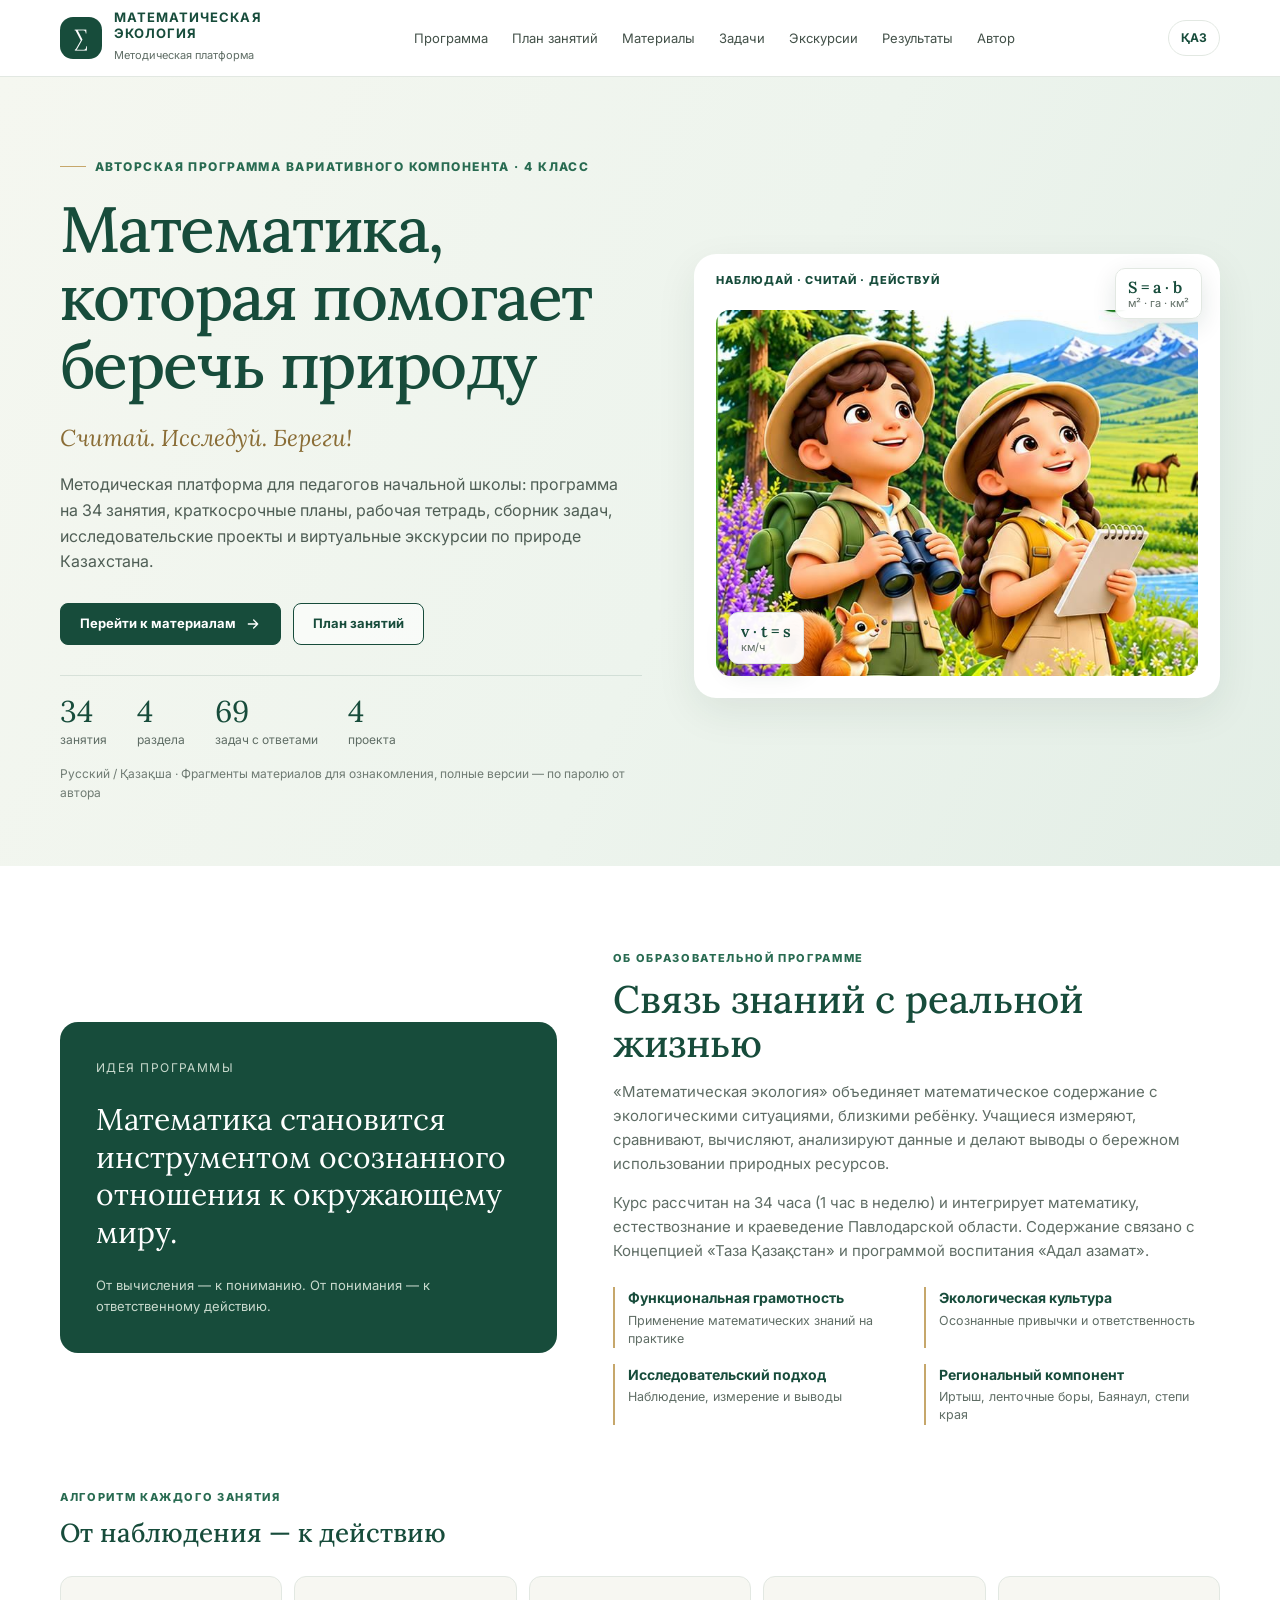
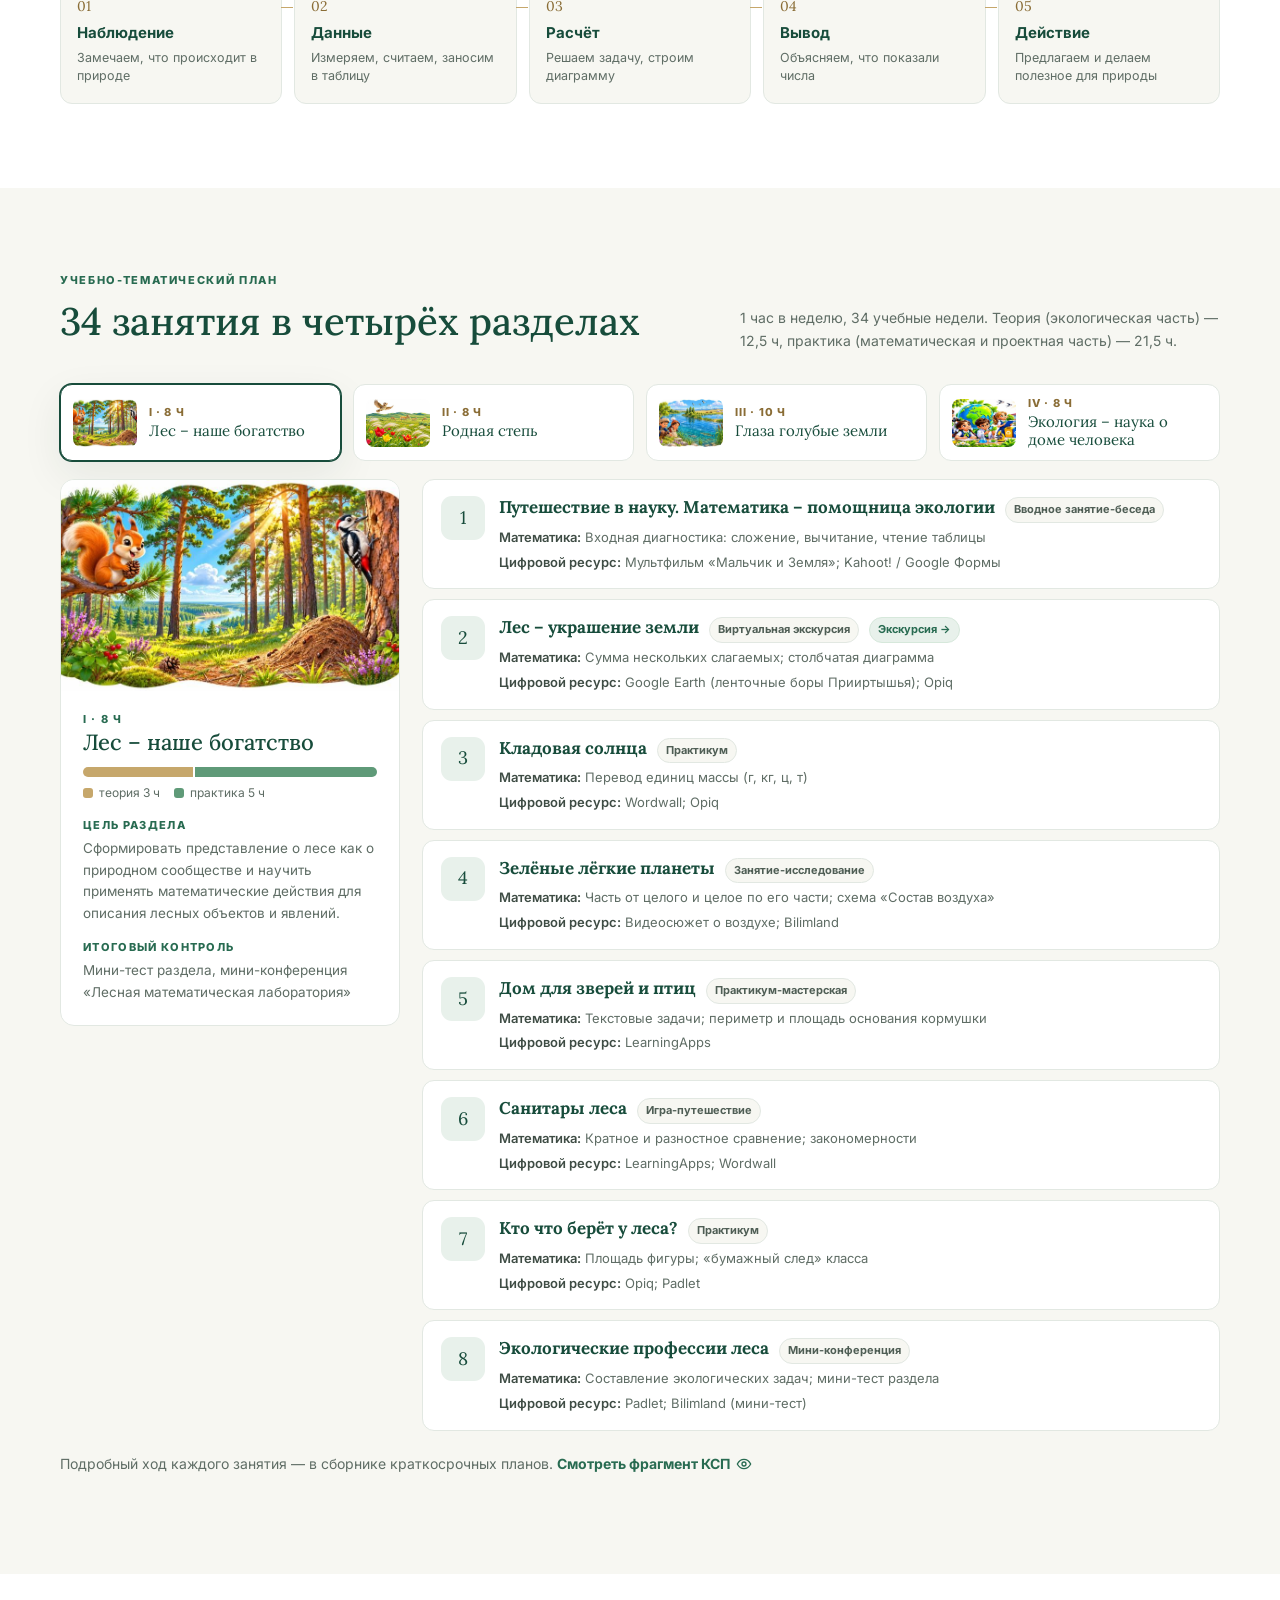
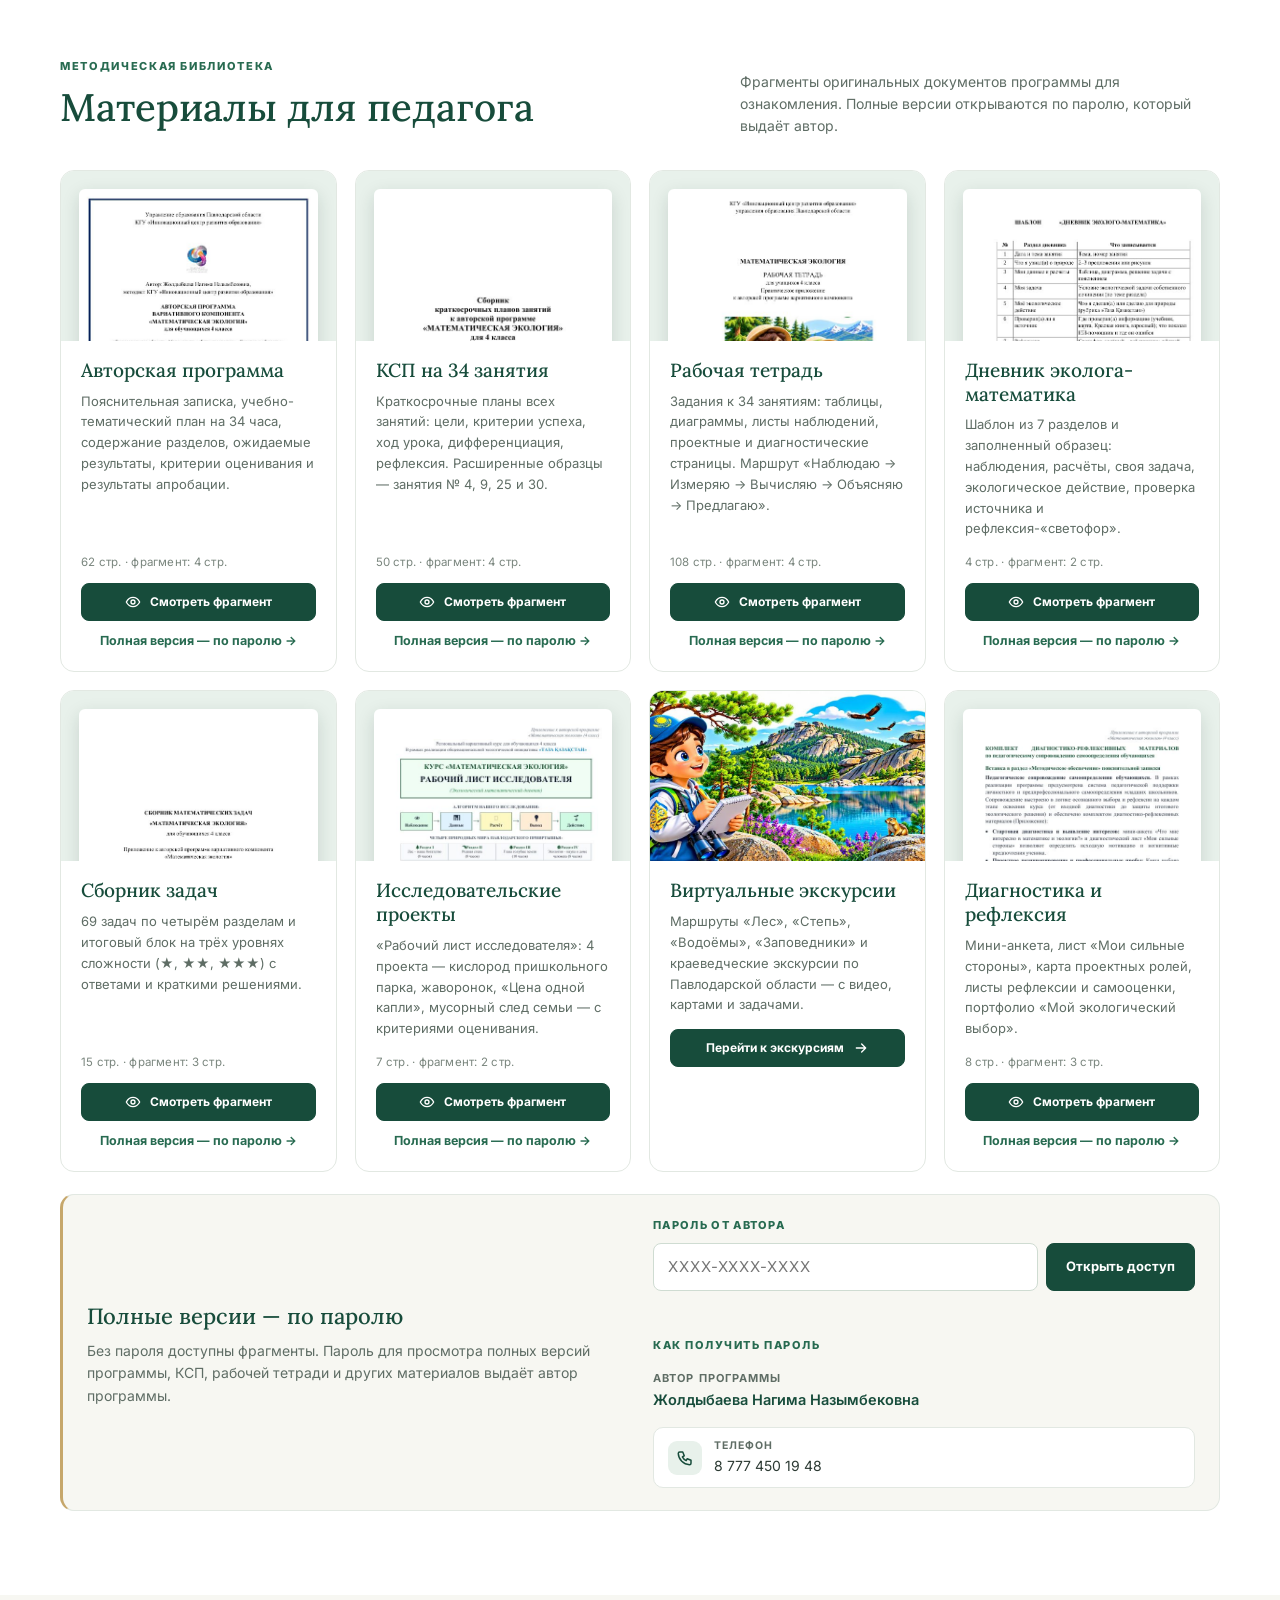
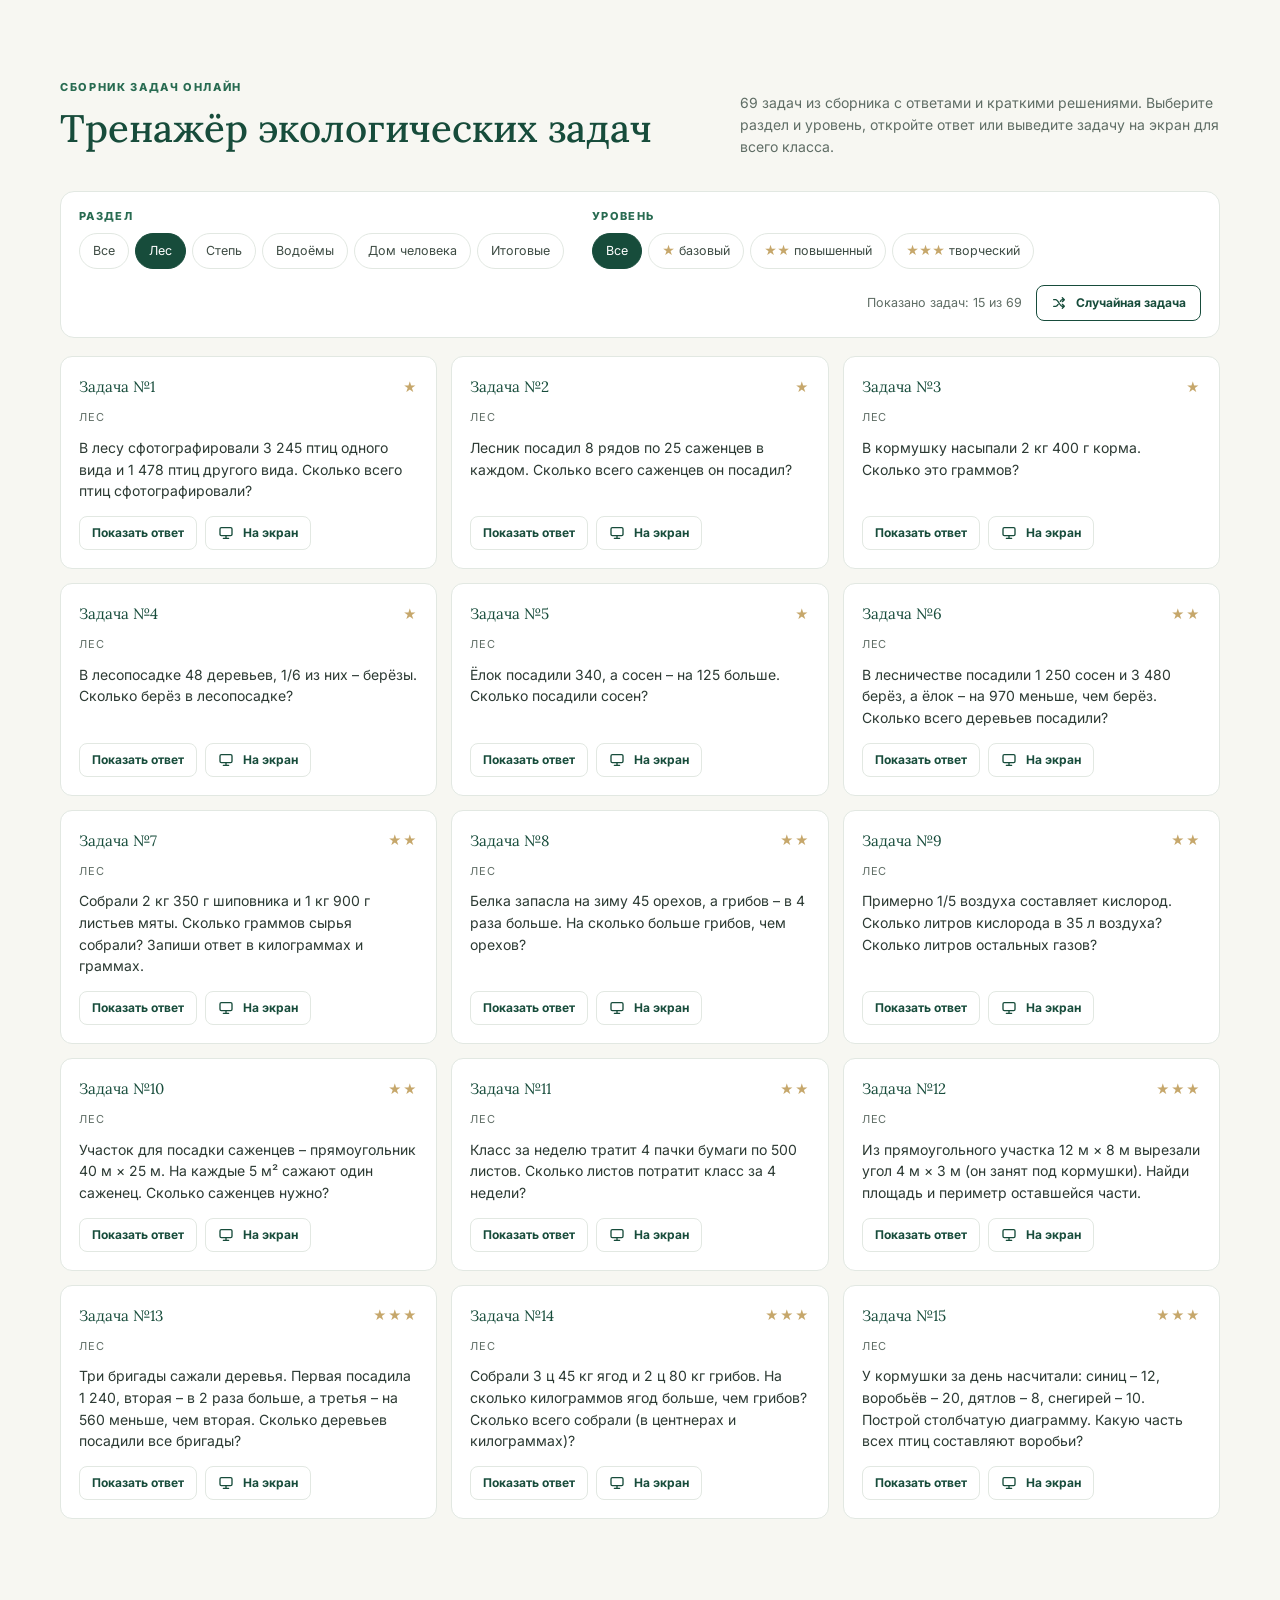
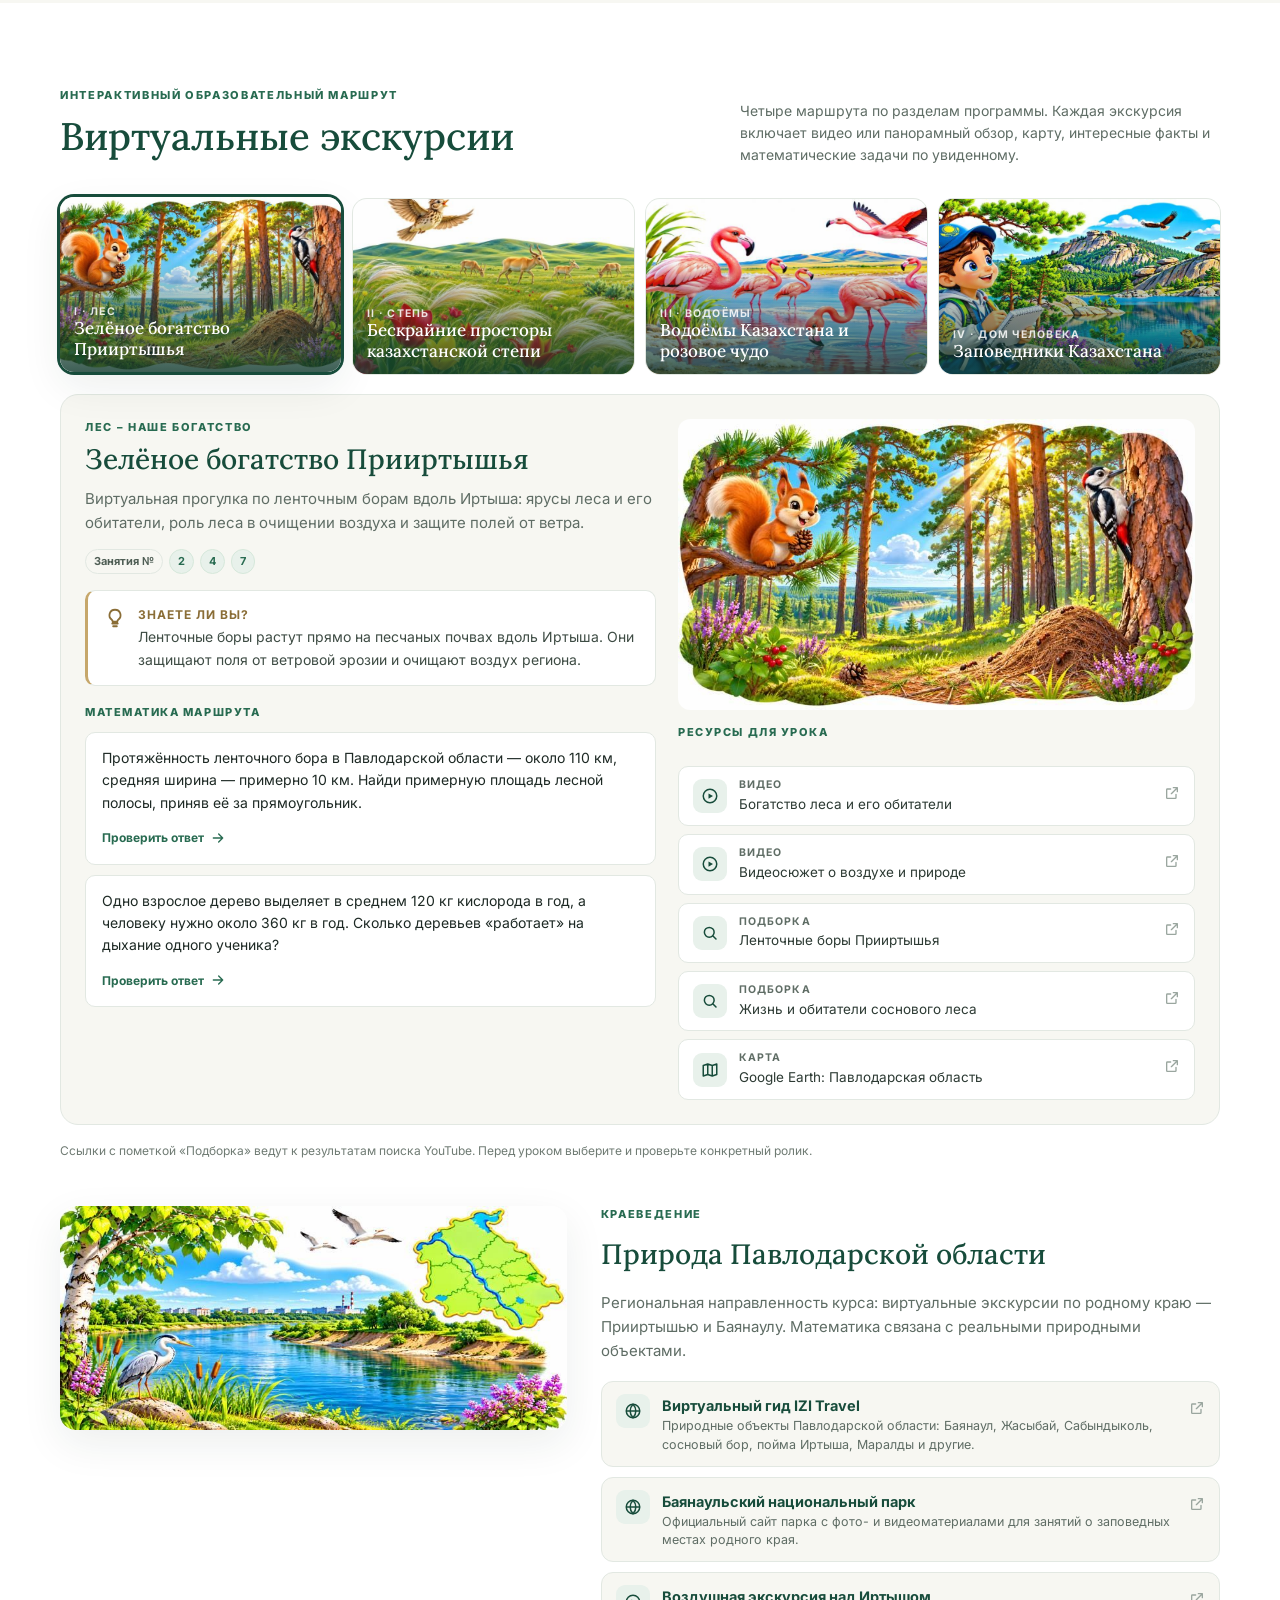
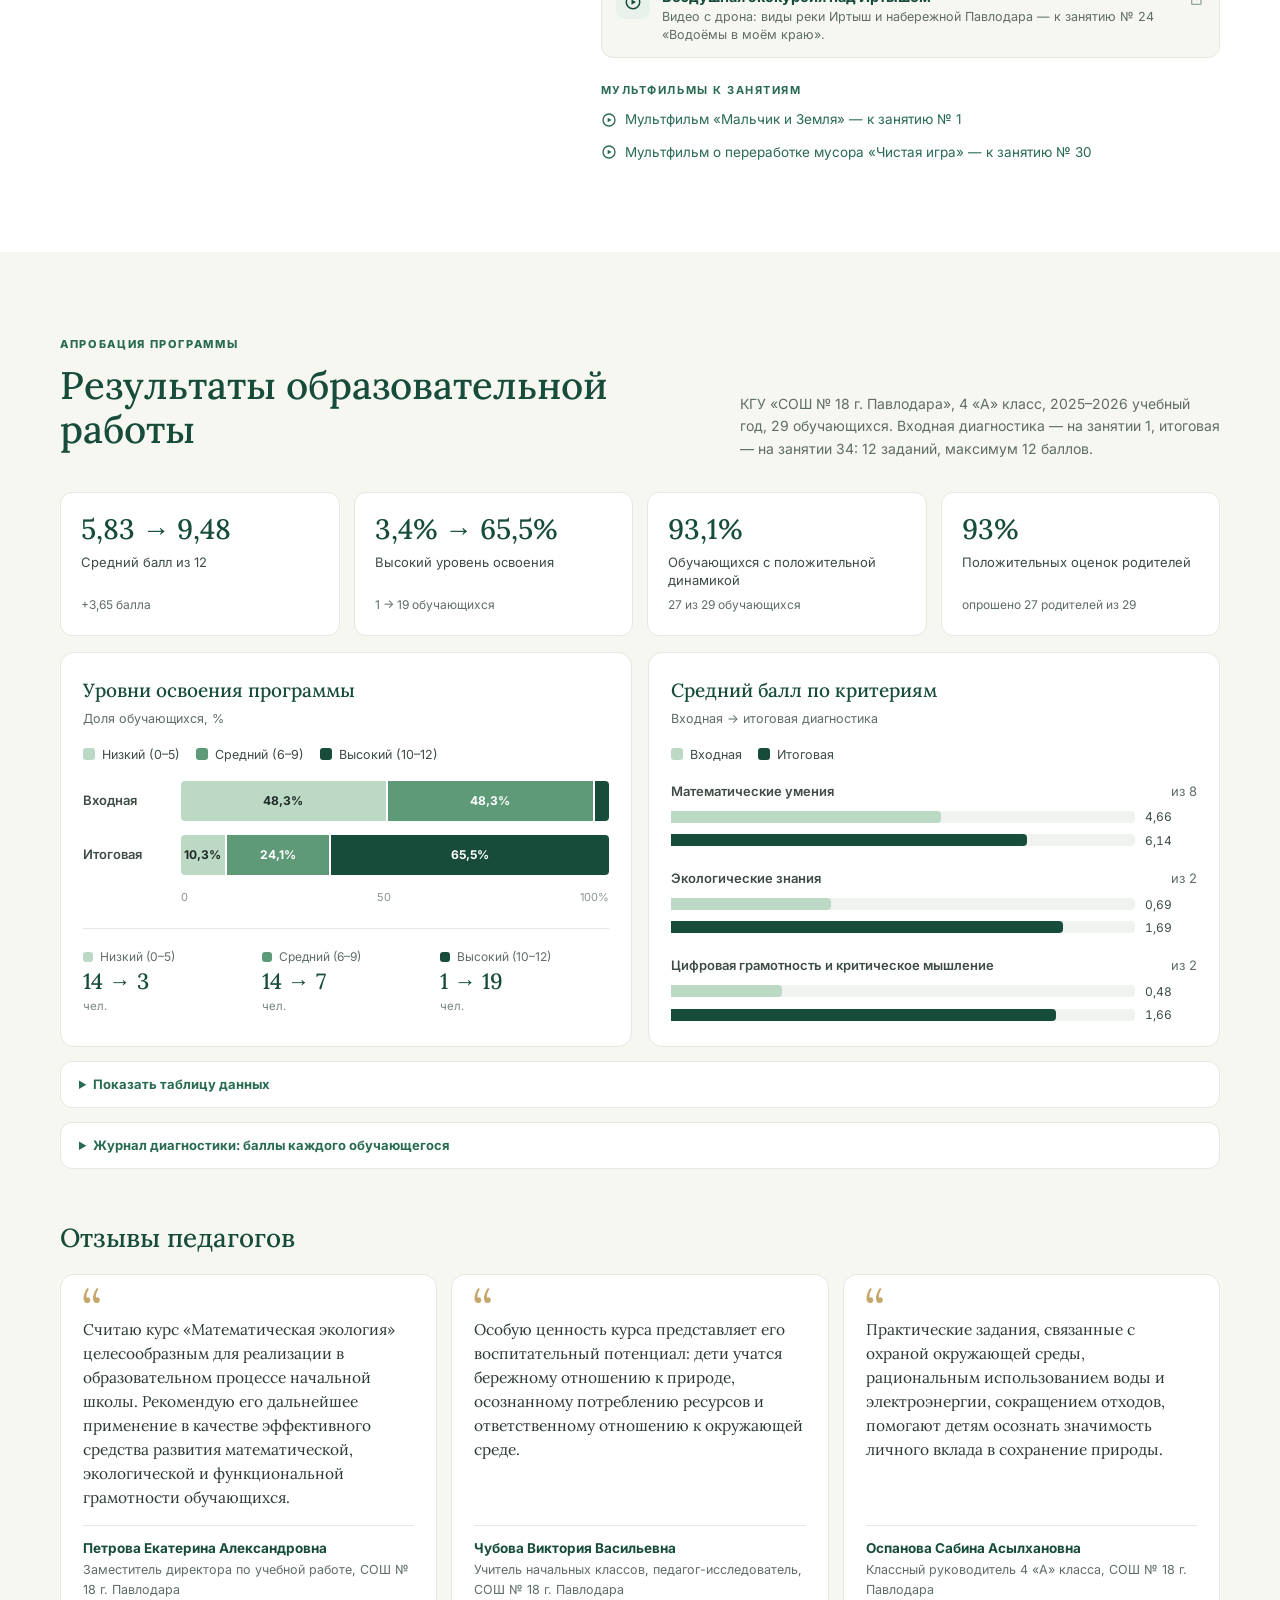
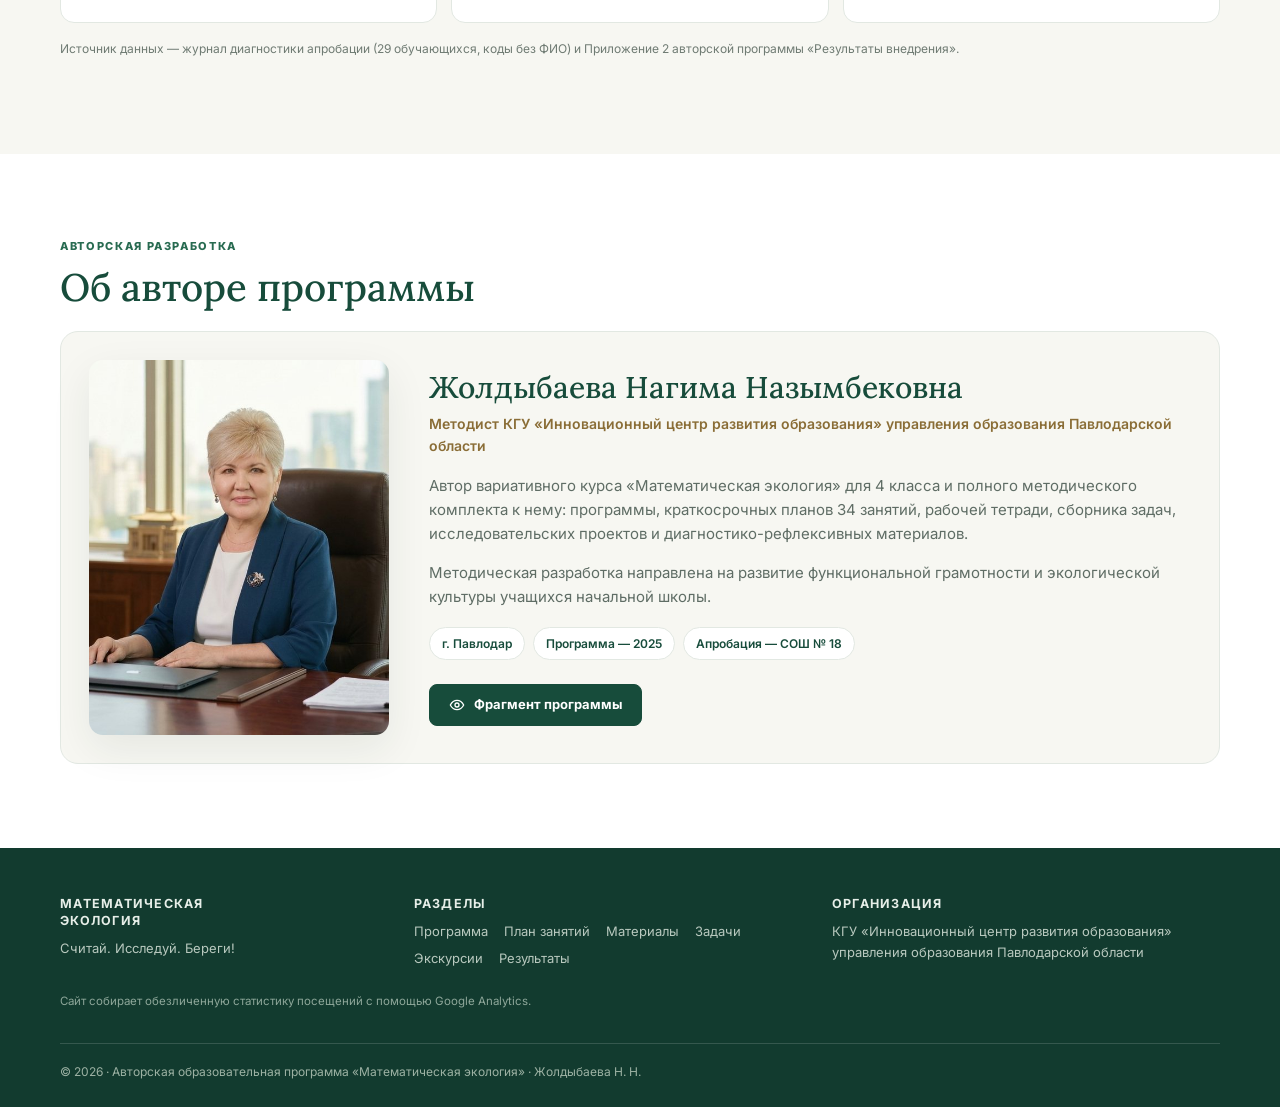
<file: index.html>
<!DOCTYPE html>
<html lang="ru">
<head>
<!-- Google tag (gtag.js) — статистика посещений Google Analytics -->
<script async src="https://www.googletagmanager.com/gtag/js?id=G-YPGWQ32JVS"></script>
<script>
  window.dataLayer = window.dataLayer || [];
  function gtag(){dataLayer.push(arguments);}
  gtag('js', new Date());
  gtag('config', 'G-YPGWQ32JVS');
</script>
<meta charset="UTF-8">
<meta name="viewport" content="width=device-width, initial-scale=1.0">
<title>Математическая экология | Методическая платформа</title>
<meta name="description" content="Математическая экология — двуязычная методическая платформа для педагогов начальной школы: авторская программа на 34 занятия, КСП, рабочая тетрадь, сборник задач, проекты и виртуальные экскурсии.">
<meta name="author" content="Жолдыбаева Нагима Назымбековна">
<meta property="og:title" content="Математическая экология — методическая платформа">
<meta property="og:description" content="Авторская программа вариативного компонента для 4 класса: материалы, задачи с ответами, виртуальные экскурсии и результаты апробации.">
<meta property="og:image" content="assets/img/hero.jpg">
<meta name="theme-color" content="#174c3b">
<link rel="icon" href="data:image/svg+xml,%3Csvg xmlns='http://www.w3.org/2000/svg' viewBox='0 0 64 64'%3E%3Crect width='64' height='64' rx='18' fill='%23174c3b'/%3E%3Ctext x='32' y='45' font-family='Georgia,serif' font-size='38' text-anchor='middle' fill='white'%3E%E2%88%91%3C/text%3E%3C/svg%3E">
<link rel="preconnect" href="https://fonts.googleapis.com">
<link rel="preconnect" href="https://fonts.gstatic.com" crossorigin>
<link href="https://fonts.googleapis.com/css2?family=Inter:wght@400;500;600;700;800&family=Lora:ital,wght@0,500;0,600;1,500&display=swap" rel="stylesheet">
<link rel="stylesheet" href="assets/css/style.css">
</head>
<body>

<!-- Иконки -->
<svg width="0" height="0" style="position:absolute" aria-hidden="true">
  <symbol id="i-arrow" viewBox="0 0 24 24"><path d="M5 12h14M13 6l6 6-6 6" fill="none" stroke="currentColor" stroke-width="2" stroke-linecap="round" stroke-linejoin="round"/></symbol>
  <symbol id="i-down" viewBox="0 0 24 24"><path d="M12 4v11M7 10l5 5 5-5M5 20h14" fill="none" stroke="currentColor" stroke-width="2" stroke-linecap="round" stroke-linejoin="round"/></symbol>
  <symbol id="i-open" viewBox="0 0 24 24"><path d="M14 4h6v6M20 4l-9 9M18 14v5a1 1 0 0 1-1 1H5a1 1 0 0 1-1-1V7a1 1 0 0 1 1-1h5" fill="none" stroke="currentColor" stroke-width="2" stroke-linecap="round" stroke-linejoin="round"/></symbol>
  <symbol id="i-play" viewBox="0 0 24 24"><circle cx="12" cy="12" r="9" fill="none" stroke="currentColor" stroke-width="2"/><path d="M10 8.5v7l6-3.5z" fill="currentColor"/></symbol>
  <symbol id="i-search" viewBox="0 0 24 24"><circle cx="11" cy="11" r="6.5" fill="none" stroke="currentColor" stroke-width="2"/><path d="M16 16l4 4" stroke="currentColor" stroke-width="2" stroke-linecap="round"/></symbol>
  <symbol id="i-map" viewBox="0 0 24 24"><path d="M9 4 3 6v14l6-2 6 2 6-2V4l-6 2-6-2zM9 4v14M15 6v14" fill="none" stroke="currentColor" stroke-width="2" stroke-linejoin="round"/></symbol>
  <symbol id="i-globe" viewBox="0 0 24 24"><circle cx="12" cy="12" r="9" fill="none" stroke="currentColor" stroke-width="2"/><path d="M3 12h18M12 3c2.5 2.6 3.8 5.6 3.8 9s-1.3 6.4-3.8 9c-2.5-2.6-3.8-5.6-3.8-9S9.5 5.6 12 3z" fill="none" stroke="currentColor" stroke-width="2"/></symbol>
  <symbol id="i-screen" viewBox="0 0 24 24"><rect x="3" y="4" width="18" height="12" rx="2" fill="none" stroke="currentColor" stroke-width="2"/><path d="M8 20h8M12 16v4" stroke="currentColor" stroke-width="2" stroke-linecap="round"/></symbol>
  <symbol id="i-shuffle" viewBox="0 0 24 24"><path d="M4 7h3c4 0 6 10 10 10h3M17 14l3 3-3 3M4 17h3c1.5 0 2.7-1.4 3.7-3M14 9.5c.9-1.5 1.9-2.5 3-2.5h3M17 4l3 3-3 3" fill="none" stroke="currentColor" stroke-width="2" stroke-linecap="round" stroke-linejoin="round"/></symbol>
  <symbol id="i-bulb" viewBox="0 0 24 24"><path d="M9 18h6M10 21h4M12 3a6 6 0 0 0-3.5 10.9c.6.5 1 1.2 1 2.1h5c0-.9.4-1.6 1-2.1A6 6 0 0 0 12 3z" fill="none" stroke="currentColor" stroke-width="2" stroke-linecap="round" stroke-linejoin="round"/></symbol>
  <symbol id="i-close" viewBox="0 0 24 24"><path d="M6 6l12 12M18 6 6 18" stroke="currentColor" stroke-width="2" stroke-linecap="round"/></symbol>
  <symbol id="i-eye" viewBox="0 0 24 24"><path d="M2 12s3.6-7 10-7 10 7 10 7-3.6 7-10 7S2 12 2 12z" fill="none" stroke="currentColor" stroke-width="2" stroke-linejoin="round"/><circle cx="12" cy="12" r="3" fill="none" stroke="currentColor" stroke-width="2"/></symbol>
  <symbol id="i-mail" viewBox="0 0 24 24"><rect x="3" y="5" width="18" height="14" rx="2" fill="none" stroke="currentColor" stroke-width="2"/><path d="m4 7 8 6 8-6" fill="none" stroke="currentColor" stroke-width="2" stroke-linejoin="round"/></symbol>
  <symbol id="i-phone" viewBox="0 0 24 24"><path d="M5 4h4l2 5-2.5 1.5a11 11 0 0 0 5 5L15 13l5 2v4a2 2 0 0 1-2 2A16 16 0 0 1 3 6a2 2 0 0 1 2-2" fill="none" stroke="currentColor" stroke-width="2" stroke-linejoin="round"/></symbol>
  <symbol id="i-chat" viewBox="0 0 24 24"><path d="M4 20l1.3-3.9A8 8 0 1 1 8 19.3z" fill="none" stroke="currentColor" stroke-width="2" stroke-linejoin="round"/></symbol>
  <symbol id="i-up" viewBox="0 0 24 24"><path d="M12 19V5M6 11l6-6 6 6" fill="none" stroke="currentColor" stroke-width="2" stroke-linecap="round" stroke-linejoin="round"/></symbol>
</svg>

<a class="skip" href="#main">Перейти к содержанию</a>

<header class="site-header">
  <div class="container nav">
    <a class="brand" href="#home" aria-label="Математическая экология — на главную">
      <span class="logo" aria-hidden="true">∑</span>
      <span><strong data-i18n="brandName">МАТЕМАТИЧЕСКАЯ<br>ЭКОЛОГИЯ</strong><small data-i18n="brandSub">Методическая платформа</small></span>
    </a>
    <nav id="mainNav" aria-label="Основная навигация">
      <a href="#about" data-i18n="navAbout">Программа</a>
      <a href="#plan" data-i18n="navPlan">План занятий</a>
      <a href="#materials" data-i18n="navMaterials">Материалы</a>
      <a href="#tasks" data-i18n="navTasks">Задачи</a>
      <a href="#excursions" data-i18n="navExc">Экскурсии</a>
      <a href="#results" data-i18n="navResults">Результаты</a>
      <a href="#author" data-i18n="navAuthor">Автор</a>
    </nav>
    <div class="nav-right">
      <button class="lang" id="langBtn" type="button" aria-label="Қазақ тіліне ауысу">ҚАЗ</button>
      <button class="menu-btn" id="menuBtn" type="button" aria-label="Открыть меню" aria-expanded="false" aria-controls="mainNav"><span></span><span></span><span></span></button>
    </div>
  </div>
</header>

<main id="main">

<!-- ============ HERO ============ -->
<section class="hero" id="home">
  <div class="container hero-grid">
    <div class="hero-copy">
      <div class="eyebrow" data-i18n="eyebrow">Авторская программа вариативного компонента · 4 класс</div>
      <h1 data-i18n="heroTitle">Математика,<br>которая помогает<br>беречь природу</h1>
      <div class="tagline" data-i18n="tagline">Считай. Исследуй. Береги!</div>
      <p data-i18n="heroText">Методическая платформа для педагогов начальной школы: программа на 34 занятия, краткосрочные планы, рабочая тетрадь, сборник задач, исследовательские проекты и виртуальные экскурсии по природе Казахстана.</p>
      <div class="actions">
        <a class="btn primary" href="#materials"><span data-i18n="btnMaterials">Перейти к материалам</span><svg class="ico"><use href="#i-arrow"/></svg></a>
        <a class="btn secondary" href="#plan" data-i18n="btnPlan">План занятий</a>
      </div>
      <dl class="hero-facts">
        <div><dt>34</dt><dd data-i18n="heroF1">занятия</dd></div>
        <div><dt>4</dt><dd data-i18n="heroF2">раздела</dd></div>
        <div><dt>69</dt><dd data-i18n="heroF3">задач с ответами</dd></div>
        <div><dt>4</dt><dd data-i18n="heroF4">проекта</dd></div>
      </dl>
      <div class="notice" data-i18n="heroNote">Русский / Қазақша · Материалы в формате PDF для просмотра и печати</div>
    </div>
    <div class="hero-art">
      <div class="art-label" data-i18n="artLabel">НАБЛЮДАЙ · СЧИТАЙ · ДЕЙСТВУЙ</div>
      <img src="assets/img/hero.jpg" alt="Юные исследователи с биноклем и блокнотом в степи — иллюстрация из рабочей тетради" width="685" height="520">
      <div class="art-chip art-chip-a"><b>S = a · b</b><span>м² · га · км²</span></div>
      <div class="art-chip art-chip-b"><b>v · t = s</b><span>км/ч</span></div>
    </div>
  </div>
</section>

<!-- ============ ABOUT ============ -->
<section class="section white" id="about">
  <div class="container about-grid">
    <div class="about-panel">
      <small data-i18n="aboutLabel">Идея программы</small>
      <div class="big" data-i18n="aboutQuote">Математика становится инструментом осознанного отношения к окружающему миру.</div>
      <div class="about-foot" data-i18n="aboutFoot">От вычисления — к пониманию. От понимания — к ответственному действию.</div>
    </div>
    <div class="about-copy">
      <div class="kicker" data-i18n="aboutKicker">Об образовательной программе</div>
      <h2 data-i18n="aboutTitle">Связь знаний с реальной жизнью</h2>
      <p data-i18n="aboutText">«Математическая экология» объединяет математическое содержание с экологическими ситуациями, близкими ребёнку.</p>
      <p data-i18n="aboutText2">Курс рассчитан на 34 часа (1 час в неделю).</p>
      <div class="points">
        <div class="point"><strong data-i18n="point1Title">Функциональная грамотность</strong><span data-i18n="point1Text">Применение математических знаний на практике</span></div>
        <div class="point"><strong data-i18n="point2Title">Экологическая культура</strong><span data-i18n="point2Text">Осознанные привычки и ответственность</span></div>
        <div class="point"><strong data-i18n="point3Title">Исследовательский подход</strong><span data-i18n="point3Text">Наблюдение, измерение и выводы</span></div>
        <div class="point"><strong data-i18n="point4Title">Региональный компонент</strong><span data-i18n="point4Text">Иртыш, ленточные боры, Баянаул, степи края</span></div>
      </div>
    </div>
  </div>

  <div class="container model">
    <div class="model-head">
      <div class="kicker" data-i18n="modelKicker">Алгоритм каждого занятия</div>
      <h3 data-i18n="modelTitle">От наблюдения — к действию</h3>
    </div>
    <ol class="steps">
      <li><span class="step-n">01</span><strong data-i18n="step1">Наблюдение</strong><span data-i18n="step1t">Замечаем, что происходит в природе</span></li>
      <li><span class="step-n">02</span><strong data-i18n="step2">Данные</strong><span data-i18n="step2t">Измеряем, считаем, заносим в таблицу</span></li>
      <li><span class="step-n">03</span><strong data-i18n="step3">Расчёт</strong><span data-i18n="step3t">Решаем задачу, строим диаграмму</span></li>
      <li><span class="step-n">04</span><strong data-i18n="step4">Вывод</strong><span data-i18n="step4t">Объясняем, что показали числа</span></li>
      <li><span class="step-n">05</span><strong data-i18n="step5">Действие</strong><span data-i18n="step5t">Предлагаем и делаем полезное для природы</span></li>
    </ol>
  </div>
</section>

<!-- ============ PLAN ============ -->
<section class="section" id="plan">
  <div class="container">
    <div class="section-head">
      <div><div class="kicker" data-i18n="planKicker">Учебно-тематический план</div><h2 data-i18n="planTitle">34 занятия в четырёх разделах</h2></div>
      <p data-i18n="planIntro">1 час в неделю, 34 учебные недели.</p>
    </div>
    <div class="tabs" id="planTabs" role="tablist" aria-label="Разделы программы"></div>
    <div class="plan-panel" id="planPanel" role="tabpanel"></div>
    <p class="plan-note"><span data-i18n="planNote">Подробный ход каждого занятия — в сборнике краткосрочных планов.</span> <button type="button" class="text-link" data-doc="ksp-34-zanyatiya"><span data-i18n="planNoteLink">Смотреть фрагмент КСП</span> <svg class="ico"><use href="#i-eye"/></svg></button></p>
  </div>
</section>

<!-- ============ MATERIALS ============ -->
<section class="section white" id="materials">
  <div class="container">
    <div class="section-head">
      <div><div class="kicker" data-i18n="matKicker">Методическая библиотека</div><h2 data-i18n="matTitle">Материалы для педагога</h2></div>
      <p data-i18n="matIntro">Оригинальные документы программы.</p>
    </div>
    <div class="cards" id="materialsGrid"></div>
    <div class="request" id="request">
      <div class="request-copy">
        <h3 data-i18n="reqTitle">Полные версии — по паролю</h3>
        <p data-i18n="reqText">Без пароля доступны фрагменты. Пароль выдаёт автор программы.</p>
      </div>
      <div class="request-contacts" id="requestContacts"></div>
    </div>
  </div>
</section>

<!-- ============ TASKS ============ -->
<section class="section" id="tasks">
  <div class="container">
    <div class="section-head">
      <div><div class="kicker" data-i18n="tasksKicker">Сборник задач онлайн</div><h2 data-i18n="tasksTitle">Тренажёр экологических задач</h2></div>
      <p data-i18n="tasksIntro">69 задач из сборника с ответами и краткими решениями.</p>
    </div>
    <div class="task-toolbar">
      <div class="filter-group">
        <span class="filter-label" data-i18n="tasksSection">Раздел</span>
        <div class="chips" id="sectionFilter"></div>
      </div>
      <div class="filter-group">
        <span class="filter-label" data-i18n="tasksLevel">Уровень</span>
        <div class="chips" id="levelFilter"></div>
      </div>
      <div class="toolbar-end">
        <span class="task-count" id="taskCount" aria-live="polite"></span>
        <button class="btn secondary small" id="randomTask" type="button"><svg class="ico"><use href="#i-shuffle"/></svg><span data-i18n="tasksRandom">Случайная задача</span></button>
      </div>
    </div>
    <p class="lang-note" id="tasksLangNote" data-i18n="tasksLangNote" hidden></p>
    <div class="task-grid" id="taskGrid"></div>
  </div>
</section>

<!-- ============ EXCURSIONS ============ -->
<section class="section white" id="excursions">
  <div class="container">
    <div class="section-head">
      <div><div class="kicker" data-i18n="excKicker">Интерактивный образовательный маршрут</div><h2 data-i18n="excTitle">Виртуальные экскурсии</h2></div>
      <p data-i18n="excIntro">Четыре маршрута по разделам программы.</p>
    </div>
    <div class="route-tabs" id="excTabs" role="tablist" aria-label="Маршруты экскурсий"></div>
    <div class="route-panel" id="excPanel" role="tabpanel"></div>
    <p class="notice" data-i18n="excNote">Ссылки с пометкой «Подборка» ведут к результатам поиска YouTube.</p>

    <div class="region" id="region">
      <div class="region-media"><img src="assets/img/region.jpg" alt="Река и карта родного края — иллюстрация из рабочей тетради" loading="lazy" width="778" height="344"></div>
      <div class="region-copy">
        <div class="kicker" data-i18n="regionKicker">Краеведение</div>
        <h3 data-i18n="regionTitle">Природа Павлодарской области</h3>
        <p data-i18n="regionText">Региональная направленность курса.</p>
        <div class="region-links" id="regionLinks"></div>
        <div class="extra">
          <strong data-i18n="extraTitle">Мультфильмы к занятиям</strong>
          <ul id="extraVideos"></ul>
        </div>
      </div>
    </div>
  </div>
</section>

<!-- ============ RESULTS ============ -->
<section class="section" id="results">
  <div class="container">
    <div class="section-head">
      <div><div class="kicker" data-i18n="resKicker">Апробация программы</div><h2 data-i18n="resTitle">Результаты образовательной работы</h2></div>
      <p data-i18n="resIntro">КГУ «СОШ № 18 г. Павлодара», 4 «А» класс, 2025–2026 учебный год.</p>
    </div>

    <div class="stats">
      <div class="stat"><strong>5,83 → 9,48</strong><span class="stat-label" data-i18n="stat1">Средний балл из 12</span><span class="stat-sub" data-i18n="stat1s">+3,65 балла</span></div>
      <div class="stat"><strong>3,4% → 65,5%</strong><span class="stat-label" data-i18n="stat2">Высокий уровень освоения</span><span class="stat-sub" data-i18n="stat2s">1 → 19 обучающихся</span></div>
      <div class="stat"><strong>93,1%</strong><span class="stat-label" data-i18n="stat3">Обучающихся с положительной динамикой</span><span class="stat-sub" data-i18n="stat3s">27 из 29 обучающихся</span></div>
      <div class="stat"><strong>93%</strong><span class="stat-label" data-i18n="stat4">Положительных оценок родителей</span><span class="stat-sub" data-i18n="stat4s">опрошено 27 родителей из 29</span></div>
    </div>

    <div class="charts">
      <figure class="chart-card">
        <figcaption><strong data-i18n="chart1Title">Уровни освоения программы</strong><span data-i18n="chart1Sub">Доля обучающихся, %</span></figcaption>
        <div class="legend" id="levelsLegend"></div>
        <div id="levelsChart" class="levels-chart"></div>
      </figure>
      <figure class="chart-card">
        <figcaption><strong data-i18n="chart2Title">Средний балл по критериям</strong><span data-i18n="chart2Sub">Входная → итоговая диагностика</span></figcaption>
        <div class="legend" id="critLegend"></div>
        <div id="critChart" class="crit-chart"></div>
      </figure>
    </div>
    <details class="data-table">
      <summary data-i18n="tableShow">Показать таблицу данных</summary>
      <div class="table-wrap"><table id="resTable"></table></div>
    </details>
    <details class="data-table journal">
      <summary data-i18n="journalShow">Журнал диагностики: баллы каждого обучающегося</summary>
      <p class="journal-note" data-i18n="journalNote">Коды вместо ФИО. Уровни: 0–5 баллов — низкий, 6–9 — средний, 10–12 — высокий.</p>
      <div class="table-wrap"><table id="journalTable"></table></div>
    </details>
    <div class="chart-tip" id="chartTip" role="status" hidden></div>

    <h3 class="reviews-title" data-i18n="reviewsTitle">Отзывы педагогов</h3>
    <div class="reviews" id="reviews"></div>
    <p class="notice" data-i18n="resNote">Источник данных — Приложение 2 авторской программы.</p>
  </div>
</section>

<!-- ============ AUTHOR ============ -->
<section class="section white" id="author">
  <div class="container">
    <div class="kicker" data-i18n="authorKicker">Авторская разработка</div>
    <h2 data-i18n="authorTitle">Об авторе программы</h2>
    <div class="author">
      <div class="author-photo"><img src="assets/author.jpg" alt="Жолдыбаева Нагима Назымбековна" loading="lazy" width="544" height="680"></div>
      <div class="author-copy">
        <h3>Жолдыбаева Нагима Назымбековна</h3>
        <p class="author-role" data-i18n="authorRole">Методист КГУ «Инновационный центр развития образования» управления образования Павлодарской области</p>
        <p data-i18n="authorText">Автор вариативного курса «Математическая экология».</p>
        <p data-i18n="authorText2">Методическая разработка направлена на развитие функциональной грамотности и экологической культуры учащихся начальной школы.</p>
        <div class="author-chips">
          <span data-i18n="authorChip1">г. Павлодар</span><span data-i18n="authorChip2">Программа — 2025</span><span data-i18n="authorChip3">Апробация — СОШ № 18</span>
        </div>
        <button type="button" class="btn primary" data-doc="avtorskaya-programma"><svg class="ico"><use href="#i-eye"/></svg><span data-i18n="authorBtn">Фрагмент программы</span></button>
      </div>
    </div>
  </div>
</section>
</main>

<footer class="site-footer">
  <div class="container">
    <div class="footer-grid">
      <div class="footer-brand">
        <strong data-i18n="brandName">МАТЕМАТИЧЕСКАЯ<br>ЭКОЛОГИЯ</strong>
        <p data-i18n="footerTag">Считай. Исследуй. Береги!</p>
      </div>
      <div>
        <strong data-i18n="footerNav">РАЗДЕЛЫ</strong>
        <p class="footer-links">
          <a href="#about" data-i18n="navAbout">Программа</a>
          <a href="#plan" data-i18n="navPlan">План занятий</a>
          <a href="#materials" data-i18n="navMaterials">Материалы</a>
          <a href="#tasks" data-i18n="navTasks">Задачи</a>
          <a href="#excursions" data-i18n="navExc">Экскурсии</a>
          <a href="#results" data-i18n="navResults">Результаты</a>
        </p>
      </div>
      <div class="footer-org">
        <strong data-i18n="footerOrgTitle">ОРГАНИЗАЦИЯ</strong>
        <p data-i18n="footerOrg">КГУ «Инновационный центр развития образования» управления образования Павлодарской области</p>
      </div>
    </div>
    <p class="analytics-note" id="analyticsNote" data-i18n="analyticsNote" hidden>Сайт собирает обезличенную статистику посещений с помощью Google Analytics.</p>
    <div class="copyright">© 2026 · <span data-i18n="copyright">Авторская образовательная программа «Математическая экология» · Жолдыбаева Н. Н.</span></div>
  </div>
</footer>

<button class="to-top" id="toTop" type="button" aria-label="Наверх" data-i18n-aria="toTop"><svg class="ico"><use href="#i-up"/></svg></button>

<!-- Окно «Задача на экран» -->
<div class="modal" id="taskModal" hidden>
  <div class="modal-backdrop" data-close></div>
  <div class="modal-box" role="dialog" aria-modal="true" aria-labelledby="modalTitle">
    <button class="modal-x" type="button" data-close aria-label="Закрыть" data-i18n-aria="modalClose"><svg class="ico"><use href="#i-close"/></svg></button>
    <div class="modal-meta" id="modalMeta"></div>
    <h3 class="modal-title" id="modalTitle"></h3>
    <p class="modal-q" id="modalQ"></p>
    <div class="modal-answer" id="modalAnswer" hidden></div>
    <div class="modal-actions">
      <button class="btn secondary" type="button" id="modalPrev" data-i18n="modalPrev">← Предыдущая</button>
      <button class="btn primary" type="button" id="modalToggle" data-i18n="tasksShow">Показать ответ</button>
      <button class="btn secondary" type="button" id="modalNext" data-i18n="modalNext">Следующая →</button>
    </div>
  </div>
</div>

<!-- Окно просмотра фрагмента документа -->
<div class="modal" id="docModal" hidden>
  <div class="modal-backdrop" data-close></div>
  <div class="doc-box" role="dialog" aria-modal="true" aria-labelledby="docTitle">
    <div class="doc-head">
      <div>
        <h3 class="doc-title" id="docTitle"></h3>
        <div class="doc-meta" id="docMeta"></div>
      </div>
      <button class="modal-x" type="button" data-close aria-label="Закрыть" data-i18n-aria="modalClose"><svg class="ico"><use href="#i-close"/></svg></button>
    </div>
    <div class="doc-body" id="docBody"></div>
    <div class="doc-foot">
      <button class="btn secondary" type="button" id="docPrev" data-i18n="modalPrev">← Предыдущая</button>
      <span class="doc-count" id="docCount" aria-live="polite"></span>
      <button class="btn secondary" type="button" id="docNext" data-i18n="modalNext">Следующая →</button>
    </div>
  </div>
</div>

<script src="assets/js/i18n.js"></script>
<script src="assets/js/data.js"></script>
<script src="assets/js/app.js"></script>
</body>
</html>
</file>
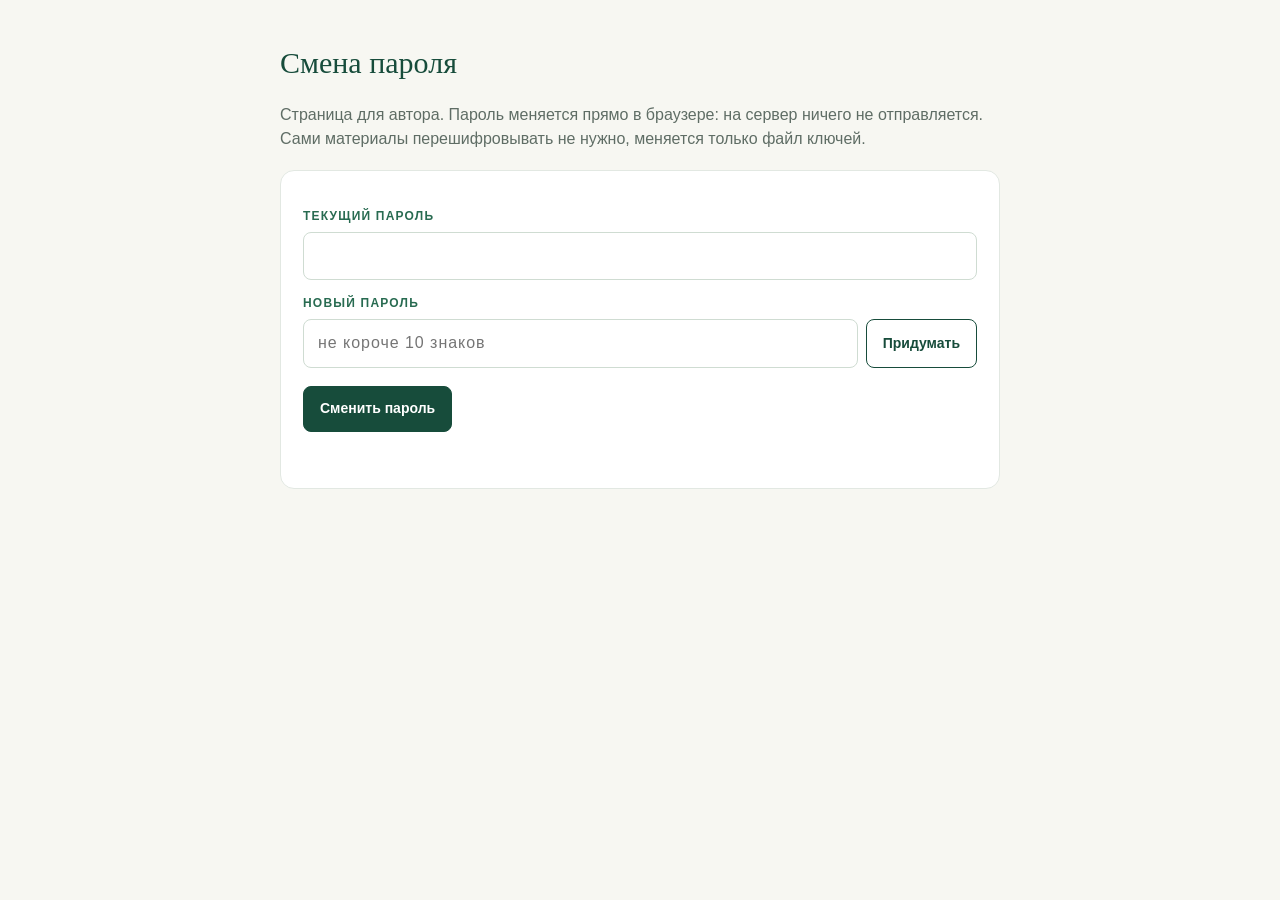
<file: tools/smena-parolya.html>
<!DOCTYPE html>
<html lang="ru">
<head>
<meta charset="UTF-8">
<meta name="viewport" content="width=device-width, initial-scale=1.0">
<meta name="robots" content="noindex">
<title>Смена пароля | Математическая экология</title>
<style>
:root{--green:#174c3b;--green2:#286b51;--cream:#f7f7f2;--ink:#1d2924;--muted:#5f6d65;--line:#e2e8e2;--gold:#c6a76b}
*{box-sizing:border-box}
body{margin:0;background:var(--cream);color:var(--ink);font-family:"Segoe UI",Roboto,Arial,sans-serif;line-height:1.55}
main{width:min(720px,calc(100% - 32px));margin:40px auto}
h1{font-family:Georgia,serif;font-weight:500;color:var(--green);font-size:30px;margin:0 0 8px}
p{color:var(--muted)}
.card{background:#fff;border:1px solid var(--line);border-radius:14px;padding:22px;margin-top:18px}
label{display:block;font-size:12px;letter-spacing:.1em;text-transform:uppercase;color:var(--green2);font-weight:800;margin:14px 0 6px}
input{width:100%;font:inherit;font-size:16px;letter-spacing:.06em;padding:11px 14px;border:1px solid #cfdcd2;border-radius:8px}
.row{display:flex;gap:8px}
.row input{flex:1;min-width:0}
button{font:inherit;font-weight:700;font-size:14px;border-radius:8px;padding:11px 16px;cursor:pointer;border:1px solid var(--green);background:#fff;color:var(--green)}
button.primary{background:var(--green);color:#fff;margin-top:18px}
button:disabled{opacity:.5;cursor:default}
.msg{min-height:1.4em;margin:12px 0 0;font-weight:600}
.msg.err{color:#a23b2a}.msg.ok{color:var(--green2)}
textarea{width:100%;min-height:170px;font-family:Consolas,monospace;font-size:13px;padding:12px;border:1px solid #cfdcd2;border-radius:8px;margin-top:8px}
ol{padding-left:20px;color:var(--ink)}
ol li{margin:6px 0}
code{background:#eef2ee;padding:1px 6px;border-radius:4px}
.note{border-left:3px solid var(--gold);padding:10px 14px;background:#fbf8f0;border-radius:6px;font-size:14px;color:#5c4a25}
</style>
</head>
<body>
<main>
  <h1>Смена пароля</h1>
  <p>Страница для автора. Пароль меняется прямо в браузере: на сервер ничего не отправляется. Сами материалы перешифровывать не нужно, меняется только файл ключей.</p>

  <form class="card" id="form" autocomplete="off">
    <label for="old">Текущий пароль</label>
    <input id="old" type="password" required>
    <label for="new">Новый пароль</label>
    <div class="row">
      <input id="new" type="text" required placeholder="не короче 10 знаков">
      <button type="button" id="gen">Придумать</button>
    </div>
    <button type="submit" class="primary" id="go">Сменить пароль</button>
    <p class="msg" id="msg" role="status" aria-live="polite"></p>
  </form>

  <div class="card" id="result" hidden>
    <strong>Готово. Осталось сохранить новый файл ключей на GitHub:</strong>
    <ol>
      <li>Нажмите «Скопировать» под полем ниже.</li>
      <li>Откройте в репозитории файл <code>assets/full/keys.json</code> и нажмите значок карандаша (Edit).</li>
      <li>Удалите всё содержимое, вставьте скопированный текст и нажмите «Commit changes».</li>
      <li>Через 1–2 минуты сайт обновится. Новый пароль: <strong id="newShow"></strong></li>
    </ol>
    <textarea id="out" readonly></textarea>
    <button type="button" id="copy">Скопировать</button>
    <p class="note">После смены все устройства, где входили со старым паролем, потеряют доступ: на них нужно будет ввести новый пароль.</p>
  </div>
</main>
<script>
(function () {
  "use strict";
  var ITER = 600000;
  var ALPH = "ABCDEFGHJKLMNPQRSTUVWXYZ23456789";
  var $ = function (id) { return document.getElementById(id); };
  var norm = function (pw) { return pw.toUpperCase().replace(/[\s-]+/g, ""); };
  var b64 = function (s) { return Uint8Array.from(atob(s), function (c) { return c.charCodeAt(0); }); };
  var toB64 = function (u8) { var s = ""; u8.forEach(function (b) { s += String.fromCharCode(b); }); return btoa(s); };

  function genPassword() {
    var r = crypto.getRandomValues(new Uint8Array(12)), out = "";
    for (var i = 0; i < 12; i++) { out += ALPH[r[i] % 32]; if (i === 3 || i === 7) out += "-"; }
    return out;
  }
  async function kekFrom(pw, salt, iter, usage) {
    var base = await crypto.subtle.importKey("raw", new TextEncoder().encode(norm(pw)), "PBKDF2", false, ["deriveKey"]);
    return crypto.subtle.deriveKey({ name: "PBKDF2", salt: salt, iterations: iter, hash: "SHA-256" }, base, { name: "AES-GCM", length: 256 }, false, [usage]);
  }

  $("gen").addEventListener("click", function () { $("new").value = genPassword(); });
  $("copy").addEventListener("click", function () {
    $("out").select();
    (navigator.clipboard ? navigator.clipboard.writeText($("out").value) : Promise.reject()).catch(function () { document.execCommand("copy"); });
    $("copy").textContent = "Скопировано";
  });

  $("form").addEventListener("submit", async function (e) {
    e.preventDefault();
    var msg = $("msg"), oldPw = $("old").value, newPw = $("new").value.trim();
    msg.className = "msg";
    if (!window.crypto || !crypto.subtle) { msg.className = "msg err"; msg.textContent = "Браузер не поддерживает шифрование. Откройте страницу в Chrome, Edge, Firefox или Safari."; return; }
    if (norm(newPw).length < 10) { msg.className = "msg err"; msg.textContent = "Новый пароль слишком короткий: нужно не меньше 10 знаков (без учёта дефисов)."; return; }
    $("go").disabled = true; msg.textContent = "Проверяю текущий пароль…";
    try {
      var keys = await (await fetch("../assets/full/keys.json", { cache: "no-cache" })).json();
      var oldKek = await kekFrom(oldPw, b64(keys.salt), keys.iter, "decrypt");
      var wrapped = b64(keys.key);
      var raw;
      try {
        raw = new Uint8Array(await crypto.subtle.decrypt({ name: "AES-GCM", iv: wrapped.slice(0, 12) }, oldKek, wrapped.slice(12)));
      } catch (err) { throw new Error("wrong"); }
      msg.textContent = "Создаю новый файл ключей…";
      var salt = crypto.getRandomValues(new Uint8Array(16));
      var iv = crypto.getRandomValues(new Uint8Array(12));
      var newKek = await kekFrom(newPw, salt, ITER, "encrypt");
      var ct = new Uint8Array(await crypto.subtle.encrypt({ name: "AES-GCM", iv: iv }, newKek, raw));
      var packed = new Uint8Array(iv.length + ct.length); packed.set(iv); packed.set(ct, iv.length);
      $("out").value = JSON.stringify({ v: 1, kdf: "PBKDF2-SHA256", iter: ITER, salt: toB64(salt), key: toB64(packed) }, null, 2) + "\n";
      $("newShow").textContent = newPw;
      $("result").hidden = false;
      msg.className = "msg ok"; msg.textContent = "Новый файл ключей готов.";
      $("result").scrollIntoView({ behavior: "smooth" });
    } catch (err) {
      msg.className = "msg err";
      msg.textContent = err.message === "wrong" ? "Текущий пароль неверный." : "Не удалось загрузить файл ключей. Откройте эту страницу на опубликованном сайте.";
    } finally { $("go").disabled = false; }
  });
})();
</script>
</body>
</html>
</file>
<file: assets/css/style.css>
/* ==========================================================================
   Математическая экология — стили
   ========================================================================== */
:root{
  --green:#174c3b; --green2:#286b51; --green3:#5f9a78; --mint:#e8f1eb; --mint2:#d6e8db;
  --cream:#f7f7f2; --ink:#1d2924; --muted:#5f6d65; --line:#e2e8e2; --white:#fff;
  --gold:#c6a76b; --gold-ink:#8a6d36; --shadow:0 14px 40px rgba(25,55,42,.08);
  --shadow-lg:0 24px 60px rgba(20,50,38,.16);
  --lvl-low:#bcd9c5; --lvl-mid:#5f9a78; --lvl-high:#174c3b;
  --serif:"Lora",Georgia,"Times New Roman",serif;
  --sans:"Inter","Segoe UI",Roboto,Arial,sans-serif;
  --radius:14px;
}
*{box-sizing:border-box}
html{scroll-behavior:smooth;scroll-padding-top:84px;-webkit-text-size-adjust:100%}
body{margin:0;background:var(--cream);color:var(--ink);font-family:var(--sans);line-height:1.6;font-size:16px}
img{max-width:100%;height:auto;display:block}
a{color:inherit;text-decoration:none}
button{font:inherit;cursor:pointer;color:inherit}
:focus-visible{outline:3px solid var(--gold);outline-offset:2px;border-radius:4px}
.ico{width:16px;height:16px;flex:0 0 auto}
.container{width:min(1160px,calc(100% - 40px));margin:auto}
.skip{position:absolute;left:-999px;top:8px;background:var(--green);color:#fff;padding:8px 14px;border-radius:6px;z-index:100}
.skip:focus{left:12px}
[hidden]{display:none!important}

/* ---------- Header ---------- */
.site-header{position:sticky;top:0;z-index:30;background:rgba(255,255,255,.94);backdrop-filter:blur(12px);-webkit-backdrop-filter:blur(12px);border-bottom:1px solid var(--line)}
.nav{height:76px;display:flex;align-items:center;justify-content:space-between;gap:20px}
.brand{display:flex;align-items:center;gap:12px;flex:0 0 auto}
.logo{width:42px;height:42px;border-radius:13px;background:var(--green);display:grid;place-items:center;color:#fff;font-size:22px;font-family:var(--serif)}
.brand strong{display:block;font-size:13px;letter-spacing:.08em;color:var(--green);line-height:1.25}
.brand small{color:var(--muted);font-size:11px}
#mainNav{display:flex;gap:4px;align-items:center;font-size:13px;color:#435149}
#mainNav a{padding:8px 10px;border-radius:8px;transition:background .2s,color .2s;white-space:nowrap}
#mainNav a:hover{color:var(--green2);background:var(--mint)}
#mainNav a.active{color:var(--green);background:var(--mint);font-weight:600}
.nav-right{display:flex;align-items:center;gap:10px}
.lang{border:1px solid var(--line);background:#fff;border-radius:999px;padding:7px 12px;color:var(--green);font-weight:700;font-size:12px;min-width:52px;transition:border-color .2s,background .2s}
.lang:hover{border-color:var(--green3);background:var(--mint)}
.menu-btn{display:none;width:42px;height:42px;border:0;background:transparent;border-radius:10px;padding:10px;flex-direction:column;justify-content:space-between}
.menu-btn span{display:block;height:2px;border-radius:2px;background:var(--green);transition:transform .25s,opacity .25s}
.menu-btn[aria-expanded="true"] span:nth-child(1){transform:translateY(9px) rotate(45deg)}
.menu-btn[aria-expanded="true"] span:nth-child(2){opacity:0}
.menu-btn[aria-expanded="true"] span:nth-child(3){transform:translateY(-9px) rotate(-45deg)}

/* ---------- Buttons ---------- */
.btn{border:1px solid var(--green);border-radius:8px;padding:12px 19px;font-weight:700;font-size:13px;display:inline-flex;align-items:center;justify-content:center;gap:9px;transition:background .2s,transform .2s,color .2s;line-height:1.2;text-align:center}
.btn.primary{background:var(--green);color:#fff}
.btn.primary:hover{background:var(--green2);transform:translateY(-2px)}
.btn.secondary{color:var(--green);background:rgba(255,255,255,.6)}
.btn.secondary:hover{background:#fff}
.btn.small{padding:9px 14px;font-size:12px}
.btn:disabled{opacity:.35;cursor:default;transform:none!important;pointer-events:none}
.btn.ghost{border-color:var(--line);color:var(--green);background:#fff}
.btn.ghost:hover{border-color:var(--green3);background:var(--mint)}
.text-link{color:var(--green2);font-weight:700;display:inline-flex;align-items:center;gap:6px;border-bottom:1px solid transparent}
.text-link:hover{border-bottom-color:currentColor}

/* ---------- Hero ---------- */
.hero{padding:72px 0 64px;background:linear-gradient(115deg,#f5f7f0 0%,#edf4ed 55%,#e3eee6 100%);overflow:hidden}
.hero-grid{display:grid;grid-template-columns:1.05fr .95fr;gap:52px;align-items:center}
.eyebrow{display:inline-flex;align-items:center;gap:9px;color:var(--green2);font-size:12px;font-weight:800;letter-spacing:.12em;text-transform:uppercase}
.eyebrow:before{content:"";width:26px;height:1px;background:var(--gold);flex:0 0 26px}
h1{font-family:var(--serif);font-weight:500;color:var(--green);font-size:clamp(38px,5vw,64px);line-height:1.06;letter-spacing:-.025em;margin:20px 0}
.tagline{font-family:var(--serif);font-size:23px;color:var(--gold-ink);font-style:italic;margin:0 0 16px}
.hero p{color:#4f5e55;max-width:560px;font-size:16px;margin:0}
.actions{display:flex;gap:12px;flex-wrap:wrap;margin-top:28px}
.hero-facts{display:grid;grid-template-columns:repeat(4,auto);justify-content:start;gap:8px 30px;margin:30px 0 0;padding:20px 0 0;border-top:1px solid rgba(23,76,59,.12)}
.hero-facts div{margin:0}
.hero-facts dt{font-family:var(--serif);font-size:30px;color:var(--green);line-height:1}
.hero-facts dd{margin:6px 0 0;font-size:12px;color:var(--muted);max-width:110px;line-height:1.35}
.notice{font-size:12px;color:#6f7b73;margin-top:16px}
.hero-art{position:relative;border-radius:22px;background:#fff;box-shadow:var(--shadow);overflow:hidden;padding:56px 22px 22px}
.hero-art img{width:100%;border-radius:14px}
.art-label{position:absolute;top:18px;left:22px;font-size:11px;letter-spacing:.1em;color:var(--green);font-weight:800}
.art-chip{position:absolute;background:rgba(255,255,255,.95);border:1px solid var(--line);border-radius:10px;padding:8px 12px;box-shadow:0 8px 24px rgba(20,50,38,.12);display:flex;flex-direction:column;line-height:1.25}
.art-chip b{font-family:var(--serif);font-weight:600;color:var(--green);font-size:16px}
.art-chip span{font-size:11px;color:var(--muted)}
.art-chip-a{right:18px;top:14px}
.art-chip-b{left:34px;bottom:34px}

/* ---------- Sections ---------- */
.section{padding:84px 0}
.section.white{background:#fff}
.section-head{display:flex;justify-content:space-between;align-items:flex-end;gap:28px;margin-bottom:32px}
.section-head p{max-width:480px;color:var(--muted);font-size:14px;margin:0}
.kicker{font-size:11px;letter-spacing:.15em;text-transform:uppercase;color:var(--green2);font-weight:800}
h2{font-family:var(--serif);font-size:clamp(28px,3vw,40px);font-weight:500;line-height:1.15;color:var(--green);margin:9px 0}
h3{font-family:var(--serif);font-weight:500;color:var(--green)}

/* ---------- About ---------- */
.about-grid{display:grid;grid-template-columns:.9fr 1.1fr;gap:56px;align-items:center}
.about-panel{background:var(--green);border-radius:18px;padding:36px;color:#fff;min-height:320px;display:flex;flex-direction:column;justify-content:space-between;gap:24px;position:relative;overflow:hidden}
.about-panel .big{font-family:var(--serif);font-size:30px;line-height:1.25;position:relative}
.about-panel small{color:#c8d9cd;letter-spacing:.12em;text-transform:uppercase;font-size:12px}
.about-foot{font-size:13px;color:#c8d9cd;position:relative}
.about-copy p{color:var(--muted);font-size:15px}
.points{display:grid;grid-template-columns:1fr 1fr;gap:16px;margin-top:24px}
.point{border-left:2px solid var(--gold);padding-left:13px}
.point strong{display:block;color:var(--green);font-size:14px}
.point span{display:block;font-size:12.5px;color:var(--muted);line-height:1.45;margin-top:2px}
.model{margin-top:64px}
.model-head{margin-bottom:22px}
.model-head h3{font-size:26px;margin:6px 0 0}
.steps{list-style:none;padding:0;margin:0;display:grid;grid-template-columns:repeat(5,1fr);gap:12px;counter-reset:s}
.steps li{position:relative;background:var(--cream);border:1px solid var(--line);border-radius:12px;padding:18px 16px 18px;display:flex;flex-direction:column;gap:4px}
.steps li:not(:last-child):after{content:"";position:absolute;right:-12px;top:30px;width:12px;height:1px;background:var(--gold)}
.step-n{font-family:var(--serif);color:var(--gold-ink);font-size:14px}
.steps strong{color:var(--green);font-size:15px}
.steps li > span:last-child{font-size:12.5px;color:var(--muted);line-height:1.45}

/* ---------- Tabs (plan) ---------- */
.tabs{display:grid;grid-template-columns:repeat(4,1fr);gap:12px;margin-bottom:18px}
.tab{display:flex;align-items:center;gap:12px;text-align:left;background:#fff;border:1px solid var(--line);border-radius:12px;padding:10px 12px;transition:border-color .2s,box-shadow .2s,transform .2s}
.tab:hover{border-color:#c7d9cb;transform:translateY(-2px)}
.tab[aria-selected="true"]{border-color:var(--green);box-shadow:0 0 0 1px var(--green),var(--shadow)}
.tab img{width:64px;height:48px;object-fit:cover;border-radius:8px;flex:0 0 64px}
.tab .tab-n{font-size:11px;letter-spacing:.1em;color:var(--gold-ink);font-weight:800;text-transform:uppercase;display:block}
.tab .tab-t{font-family:var(--serif);color:var(--green);font-size:15px;line-height:1.25;display:block}
.tab .tab-h{font-size:12px;color:var(--muted)}
.plan-panel{display:grid;grid-template-columns:340px 1fr;gap:22px;align-items:start}
.plan-side{background:#fff;border:1px solid var(--line);border-radius:var(--radius);overflow:hidden;position:sticky;top:96px}
.plan-side img{width:100%;aspect-ratio:16/10;object-fit:cover}
.plan-side-body{padding:20px 22px 22px}
.plan-side h3{font-size:22px;margin:0 0 12px;line-height:1.2}
.plan-side dl{margin:0}
.plan-side dt{font-size:11px;letter-spacing:.12em;text-transform:uppercase;color:var(--green2);font-weight:800;margin-top:14px}
.plan-side dd{margin:4px 0 0;font-size:13.5px;color:var(--muted)}
.hours-bar{display:flex;height:10px;border-radius:6px;overflow:hidden;gap:2px;margin:8px 0 6px;background:#fff}
.hours-bar span{display:block}
.hours-bar .th{background:var(--gold)}
.hours-bar .pr{background:var(--green3)}
.hours-legend{display:flex;gap:14px;font-size:12px;color:var(--muted);flex-wrap:wrap}
.hours-legend i{display:inline-block;width:10px;height:10px;border-radius:3px;margin-right:6px;vertical-align:-1px}
.lessons{list-style:none;margin:0;padding:0;display:grid;gap:10px}
.lesson{background:#fff;border:1px solid var(--line);border-radius:12px;padding:16px 18px;display:grid;grid-template-columns:44px 1fr;gap:4px 14px;transition:border-color .2s}
.lesson:hover{border-color:#c7d9cb}
.lesson-n{grid-row:span 3;width:44px;height:44px;border-radius:11px;background:var(--mint);color:var(--green);display:grid;place-items:center;font-family:var(--serif);font-size:18px}
.lesson-top{display:flex;flex-wrap:wrap;align-items:baseline;gap:6px 10px}
.lesson-t{font-family:var(--serif);font-size:17px;color:var(--green);line-height:1.3;margin:0}
.badge{font-size:11px;font-weight:700;padding:3px 8px;border-radius:999px;background:var(--cream);border:1px solid var(--line);color:#4f5e55;white-space:nowrap}
.badge.proj{background:#f6efe0;border-color:#eadcbc;color:var(--gold-ink)}
.badge.exc{background:var(--mint);border-color:var(--mint2);color:var(--green2)}
a.badge.exc:hover{border-color:var(--green3)}
.lesson-m,.lesson-d{font-size:13px;color:var(--muted);margin:0}
.lesson-m b,.lesson-d b{color:#3e4c44;font-weight:600}
.plan-note{margin-top:22px;font-size:14px;color:var(--muted)}

/* ---------- Materials ---------- */
.cards{display:grid;grid-template-columns:repeat(4,1fr);gap:18px}
.card{background:#fff;border:1px solid var(--line);border-radius:var(--radius);overflow:hidden;transition:transform .22s,box-shadow .22s,border-color .22s;display:flex;flex-direction:column}
.card:hover{transform:translateY(-4px);box-shadow:var(--shadow);border-color:#c7d9cb}
.card-cover{display:block;background:var(--mint);padding:18px 18px 0;height:170px;overflow:hidden;position:relative}
.card-cover img{width:100%;border-radius:6px 6px 0 0;box-shadow:0 6px 18px rgba(20,50,38,.15);object-fit:cover;object-position:top}
.card-cover.photo{padding:0}
.card-cover.photo img{height:100%;border-radius:0;box-shadow:none}
.card-body{padding:18px 20px 20px;display:flex;flex-direction:column;flex:1}
.card h3{font-size:19px;margin:0 0 8px;line-height:1.25}
.card p{font-size:13px;color:var(--muted);margin:0 0 14px}
.card-meta{font-size:11.5px;color:#7a867e;margin-top:auto;margin-bottom:12px;letter-spacing:.02em}
.card-actions{display:flex;flex-direction:column;align-items:stretch;gap:10px}
.card-req{font-size:12.5px;font-weight:700;color:var(--green2);text-align:center}
.card-req:hover{text-decoration:underline}
.card-actions .btn{flex:1;padding:10px 12px;font-size:12px}

/* ---------- Tasks ---------- */
.task-toolbar{display:flex;flex-wrap:wrap;align-items:flex-end;gap:16px 28px;background:#fff;border:1px solid var(--line);border-radius:var(--radius);padding:16px 18px;margin-bottom:18px}
.filter-group{display:flex;flex-direction:column;gap:8px}
.filter-label{font-size:11px;letter-spacing:.12em;text-transform:uppercase;color:var(--green2);font-weight:800}
.chips{display:flex;flex-wrap:wrap;gap:6px}
.chip{border:1px solid var(--line);background:#fff;border-radius:999px;padding:7px 13px;font-size:12.5px;color:#3e4c44;transition:background .2s,border-color .2s,color .2s;white-space:nowrap}
.chip:hover{border-color:var(--green3)}
.chip[aria-pressed="true"]{background:var(--green);border-color:var(--green);color:#fff}
.chip .stars{color:var(--gold)}
.chip[aria-pressed="true"] .stars{color:#f0d79c}
.toolbar-end{margin-left:auto;display:flex;align-items:center;gap:14px;flex-wrap:wrap}
.task-count{font-size:12.5px;color:var(--muted)}
.lang-note{font-size:13px;color:var(--gold-ink);background:#f6efe0;border:1px solid #eadcbc;border-radius:10px;padding:10px 14px;margin:0 0 16px}
.task-grid{display:grid;grid-template-columns:repeat(3,1fr);gap:14px}
.task{background:#fff;border:1px solid var(--line);border-radius:12px;padding:18px;display:flex;flex-direction:column;gap:10px;transition:border-color .2s,box-shadow .2s}
.flash{animation:flash 1.6s ease}
@keyframes flash{0%,100%{box-shadow:none}25%{box-shadow:0 0 0 3px var(--gold)}}
.task-head{display:flex;justify-content:space-between;align-items:center;gap:8px}
.task-no{font-family:var(--serif);color:var(--green);font-size:15px}
.task-stars{color:var(--gold);letter-spacing:1px;font-size:13px}
.task-sec{font-size:11px;color:var(--muted);text-transform:uppercase;letter-spacing:.08em}
.task-q{margin:0;font-size:14px;color:#2c3a33;line-height:1.55}
.task-ans{background:var(--mint);border-radius:10px;padding:12px 14px;font-size:13px;color:#2c3a33}
.task-ans b{color:var(--green)}
.task-ans p{margin:0}
.task-ans p + p{margin-top:4px}
.task-actions{display:flex;gap:8px;margin-top:auto;padding-top:4px}
.task-actions .btn{padding:8px 12px;font-size:12px}
.task-empty{grid-column:1/-1;text-align:center;color:var(--muted);padding:40px}

/* ---------- Excursions ---------- */
.route-tabs{display:grid;grid-template-columns:repeat(4,1fr);gap:12px;margin-bottom:20px}
.route-tab{position:relative;border:0;padding:0;border-radius:14px;overflow:hidden;background:var(--mint);text-align:left;aspect-ratio:16/10;box-shadow:0 0 0 1px var(--line);transition:transform .2s,box-shadow .2s}
.route-tab img{width:100%;height:100%;object-fit:cover;transition:transform .5s}
.route-tab:hover img{transform:scale(1.04)}
.route-tab:after{content:"";position:absolute;inset:0;background:linear-gradient(180deg,rgba(18,59,47,0) 35%,rgba(18,59,47,.82) 100%)}
.route-tab span{position:absolute;left:14px;right:14px;bottom:12px;color:#fff;z-index:1;line-height:1.25}
.route-tab small{display:block;font-size:10.5px;letter-spacing:.12em;text-transform:uppercase;opacity:.85;font-weight:700}
.route-tab b{font-family:var(--serif);font-weight:500;font-size:17px}
.route-tab[aria-selected="true"]{box-shadow:0 0 0 3px var(--green),var(--shadow);transform:translateY(-2px)}
.route-panel{display:grid;grid-template-columns:1.05fr .95fr;gap:22px;background:var(--cream);border:1px solid var(--line);border-radius:18px;padding:24px}
.route-main h3{font-size:28px;margin:6px 0 10px;line-height:1.2}
.route-text{color:var(--muted);font-size:15px;margin:0 0 14px}
.route-meta{display:flex;flex-wrap:wrap;gap:6px;margin-bottom:16px}
.fact{display:flex;gap:12px;background:#fff;border:1px solid var(--line);border-left:3px solid var(--gold);border-radius:10px;padding:14px 16px;margin-bottom:18px}
.fact .ico{width:22px;height:22px;color:var(--gold-ink);margin-top:2px}
.fact strong{display:block;font-size:12px;letter-spacing:.08em;text-transform:uppercase;color:var(--gold-ink)}
.fact p{margin:2px 0 0;font-size:14px;color:#3e4c44}
.route-sub{font-size:11px;letter-spacing:.14em;text-transform:uppercase;color:var(--green2);font-weight:800;margin:0 0 10px}
.route-tasks{display:grid;gap:10px}
.route-task{background:#fff;border:1px solid var(--line);border-radius:10px;padding:14px 16px}
.route-task p{margin:0 0 10px;font-size:14px}
.route-task .ans{background:var(--mint);border-radius:8px;padding:8px 12px;font-size:13.5px;font-weight:600;color:var(--green);margin-top:8px}
.link-btn{font-size:12px;font-weight:700;color:var(--green2);background:none;border:0;padding:0;display:inline-flex;align-items:center;gap:6px}
.link-btn:hover{text-decoration:underline}
.route-side{display:flex;flex-direction:column;gap:14px}
.route-side > img{width:100%;border-radius:12px;aspect-ratio:16/9;object-fit:cover;background:#fff}
.res-list{list-style:none;margin:0;padding:0;display:grid;gap:8px}
.res-list a{display:flex;align-items:center;gap:12px;background:#fff;border:1px solid var(--line);border-radius:10px;padding:10px 14px;font-size:13.5px;color:#2c3a33;transition:border-color .2s,transform .2s}
.res-list a:hover{border-color:var(--green3);transform:translateX(2px)}
.res-ico{width:34px;height:34px;flex:0 0 34px;border-radius:9px;display:grid;place-items:center;background:var(--mint);color:var(--green)}
.res-ico .ico{width:18px;height:18px}
.res-type{display:block;font-size:10.5px;letter-spacing:.1em;text-transform:uppercase;color:var(--muted);font-weight:700}
.res-list .ext{margin-left:auto;color:#9aa69f}
.region{margin-top:46px;display:grid;grid-template-columns:.9fr 1.1fr;gap:34px;align-items:start}
.region-media{position:sticky;top:100px}
.region-media img{border-radius:16px;width:100%;box-shadow:var(--shadow)}
.region-copy h3{font-size:28px;margin:8px 0 10px}
.region-copy > p{color:var(--muted);font-size:15px}
.region-links{display:grid;gap:10px;margin:18px 0}
.region-link{display:grid;grid-template-columns:34px 1fr auto;gap:12px;align-items:start;background:var(--cream);border:1px solid var(--line);border-radius:12px;padding:12px 14px;transition:border-color .2s}
.region-link:hover{border-color:var(--green3)}
.region-link strong{display:block;color:var(--green);font-size:14.5px}
.region-link span.d{font-size:12.5px;color:var(--muted);line-height:1.45;display:block}
.region-link .ext{color:#9aa69f;margin-top:4px}
.extra strong{font-size:11px;letter-spacing:.14em;text-transform:uppercase;color:var(--green2)}
.extra ul{margin:8px 0 0;padding:0;list-style:none;display:grid;gap:6px}
.extra a{font-size:13.5px;color:var(--green2);display:inline-flex;gap:8px;align-items:center}
.extra a:hover{text-decoration:underline}

/* ---------- Results ---------- */
.stats{display:grid;grid-template-columns:repeat(4,1fr);gap:14px}
.stat{padding:20px;border:1px solid var(--line);border-radius:12px;background:#fff;display:flex;flex-direction:column}
.stat strong{display:block;font-family:var(--serif);font-weight:500;font-size:28px;color:var(--green);line-height:1.15}
.stat-label{font-size:13px;color:#3e4c44;margin-top:8px;line-height:1.4}
.stat-sub{font-size:12px;color:var(--muted);margin-top:auto;padding-top:6px}
.charts{display:grid;grid-template-columns:1fr 1fr;gap:16px;margin-top:16px}
.chart-card{margin:0;background:#fff;border:1px solid var(--line);border-radius:14px;padding:22px}
.chart-card figcaption strong{display:block;font-family:var(--serif);font-weight:500;color:var(--green);font-size:19px}
.chart-card figcaption span{font-size:12.5px;color:var(--muted)}
.legend{display:flex;flex-wrap:wrap;gap:6px 16px;margin:14px 0 16px;font-size:12.5px;color:#3e4c44}
.legend i{display:inline-block;width:12px;height:12px;border-radius:3px;margin-right:7px;vertical-align:-1px}
.lv-row{display:grid;grid-template-columns:86px 1fr;align-items:center;gap:12px;margin-bottom:14px}
.lv-row:last-child{margin-bottom:0}
.lv-label{font-size:13px;color:#3e4c44;font-weight:600}
.lv-bar{display:flex;height:40px;gap:2px}
.lv-seg{position:relative;height:100%;display:flex;align-items:center;justify-content:center;font-size:12px;font-weight:700;min-width:0;cursor:default;transition:filter .15s}
.lv-seg:first-child{border-radius:4px 0 0 4px}
.lv-seg:last-child{border-radius:0 4px 4px 0}
.lv-seg:hover,.lv-seg:focus-visible{filter:brightness(1.08)}
.lv-seg.low{background:var(--lvl-low);color:#1d2924}
.lv-seg.mid{background:var(--lvl-mid);color:#fff}
.lv-seg.high{background:var(--lvl-high);color:#fff}
.lv-seg .lbl{white-space:nowrap;overflow:hidden}
.lv-axis{display:grid;grid-template-columns:86px 1fr;gap:12px;margin-top:6px}
.lv-axis div{display:flex;justify-content:space-between;font-size:11px;color:#8a958e}
.lv-counts{display:grid;grid-template-columns:repeat(3,1fr);gap:10px;margin-top:22px;padding-top:18px;border-top:1px solid var(--line)}
.lv-count{display:flex;flex-direction:column;gap:2px}
.lv-count span{font-size:12px;color:var(--muted);display:flex;align-items:center;gap:7px}
.lv-count span i{width:10px;height:10px;border-radius:3px;display:inline-block}
.lv-count b{font-family:var(--serif);font-weight:500;font-size:22px;color:var(--green);line-height:1.2}
.lv-count small{font-size:11.5px;color:#7a867e}
.cr-item{margin-bottom:18px}
.cr-item:last-child{margin-bottom:0}
.cr-name{display:flex;justify-content:space-between;gap:10px;font-size:13px;color:#3e4c44;font-weight:600;margin-bottom:6px}
.cr-name span{font-weight:400;color:var(--muted);white-space:nowrap}
.cr-bar{display:grid;grid-template-columns:1fr 52px;align-items:center;gap:10px;margin-top:4px}
.cr-track{height:12px;background:#f0f3f0;border-radius:4px;position:relative}
.cr-fill{position:absolute;left:0;top:0;bottom:0;border-radius:0 4px 4px 0;cursor:default}
.cr-fill.before{background:var(--lvl-low)}
.cr-fill.after{background:var(--lvl-high)}
.cr-val{font-size:12px;color:#3e4c44;font-variant-numeric:tabular-nums}
.chart-tip{position:fixed;z-index:60;pointer-events:none;background:#123b2f;color:#fff;font-size:12.5px;padding:8px 11px;border-radius:8px;box-shadow:var(--shadow-lg);max-width:240px;line-height:1.4}
.data-table{margin-top:14px;background:#fff;border:1px solid var(--line);border-radius:12px;padding:12px 18px}
.data-table summary{cursor:pointer;font-size:13px;font-weight:700;color:var(--green2)}
.table-wrap{overflow-x:auto;margin-top:12px}
.data-table table{border-collapse:collapse;width:100%;font-size:13px;min-width:520px}
.data-table th,.data-table td{border-bottom:1px solid var(--line);padding:8px 10px;text-align:left}
.data-table th{font-size:11.5px;letter-spacing:.06em;text-transform:uppercase;color:var(--muted)}
.data-table td.num,.data-table th.num{text-align:right;font-variant-numeric:tabular-nums}
.journal-note{font-size:12.5px;color:var(--muted);margin:10px 0 0}
.journal table{min-width:760px;font-size:12.5px}
.journal th,.journal td{padding:6px 8px}
.journal thead th{text-transform:none;letter-spacing:0;font-size:11.5px}
.journal thead th.grp{text-align:center;border-bottom:1px solid var(--line);color:var(--green);font-weight:700}
.journal tbody th,.journal tfoot th{font-weight:600;color:#3e4c44;text-align:left;white-space:nowrap;text-transform:none;letter-spacing:0;font-size:12.5px}
.journal td.tot{font-weight:700;color:var(--green)}
.journal td.delta.up{color:var(--green2);font-weight:700}
.journal tfoot td,.journal tfoot th{border-top:2px solid var(--line);border-bottom:0;font-weight:700}
.journal tbody tr:hover{background:#f7faf7}
.lv-chip{display:inline-block;font-size:11px;font-weight:700;padding:2px 8px;border-radius:999px;white-space:nowrap}
.lv-chip.low{background:var(--lvl-low);color:#1d2924}
.lv-chip.mid{background:var(--lvl-mid);color:#fff}
.lv-chip.high{background:var(--lvl-high);color:#fff}
.reviews-title{font-size:26px;margin:48px 0 16px}
.reviews{display:grid;grid-template-columns:repeat(3,1fr);gap:14px}
.review{margin:0;background:#fff;border:1px solid var(--line);border-radius:14px;padding:22px;display:flex;flex-direction:column}
.review blockquote{margin:0 0 16px;font-family:var(--serif);font-size:15.5px;line-height:1.55;color:#2c3a33;position:relative;padding-top:20px}
.review blockquote:before{content:"“";position:absolute;top:-14px;left:-2px;font-size:54px;color:var(--gold);line-height:1}
.review figcaption{margin-top:auto;font-size:12.5px;color:var(--muted);border-top:1px solid var(--line);padding-top:12px}
.review figcaption strong{display:block;color:var(--green);font-size:13.5px}

/* ---------- Author ---------- */
.author{display:grid;grid-template-columns:300px 1fr;gap:40px;align-items:center;background:var(--cream);border:1px solid var(--line);border-radius:18px;padding:28px;margin-top:22px}
.author-photo img{border-radius:14px;width:100%;aspect-ratio:4/5;object-fit:cover;box-shadow:var(--shadow)}
.author-copy h3{font-size:30px;margin:0;line-height:1.2}
.author-role{color:var(--gold-ink)!important;font-weight:600;font-size:14px!important;margin:8px 0 16px}
.author-copy p{color:var(--muted);font-size:15px}
.author-chips{display:flex;flex-wrap:wrap;gap:8px;margin:18px 0 24px}
.author-chips span{font-size:12px;font-weight:600;background:#fff;border:1px solid var(--line);color:var(--green);padding:6px 12px;border-radius:999px}

/* ---------- Footer ---------- */
.site-footer{background:#123b2f;color:#e6eee8;padding:48px 0 26px}
.footer-grid{display:grid;grid-template-columns:1fr 1.2fr 1.2fr;gap:30px}
.site-footer p{color:#b9c9bf;font-size:13px;margin:8px 0 0}
.site-footer strong{letter-spacing:.1em;font-size:12.5px;line-height:1.35;display:block}
.footer-links{display:flex;flex-wrap:wrap;gap:6px 16px}
.footer-links a:hover{color:#fff}
.analytics-note{font-size:11.5px!important;color:#8ea79a!important;margin:24px 0 0!important}
.copyright{border-top:1px solid rgba(255,255,255,.15);margin-top:32px;padding-top:18px;color:#9db2a4;font-size:12px}

/* ---------- To top ---------- */
.to-top{position:fixed;right:20px;bottom:20px;width:44px;height:44px;border-radius:50%;border:0;background:var(--green);color:#fff;display:grid;place-items:center;box-shadow:var(--shadow-lg);opacity:0;pointer-events:none;transform:translateY(10px);transition:opacity .25s,transform .25s;z-index:25}
.to-top.show{opacity:1;pointer-events:auto;transform:none}
.to-top .ico{width:20px;height:20px}

/* ---------- Modal ---------- */
.modal{position:fixed;inset:0;z-index:80;display:grid;place-items:center;padding:20px}
.modal-backdrop{position:absolute;inset:0;background:rgba(12,36,28,.72);backdrop-filter:blur(3px)}
.modal-box{position:relative;background:#fff;border-radius:20px;width:min(980px,100%);max-height:calc(100vh - 40px);overflow:auto;padding:44px 52px 36px;box-shadow:var(--shadow-lg)}
.modal-x{position:absolute;right:16px;top:16px;width:40px;height:40px;border-radius:50%;border:1px solid var(--line);background:#fff;display:grid;place-items:center;color:var(--green)}
.modal-x .ico{width:18px;height:18px}
.modal-meta{font-size:13px;color:var(--muted);letter-spacing:.06em;text-transform:uppercase}
.modal-meta .task-stars{font-size:16px}
.modal-title{font-size:20px;margin:6px 0 16px;color:var(--gold-ink)}
.modal-q{font-family:var(--serif);font-size:clamp(22px,2.6vw,32px);line-height:1.45;color:var(--ink);margin:0}
.modal-answer{margin-top:22px;background:var(--mint);border-radius:14px;padding:18px 22px;font-size:clamp(17px,1.8vw,22px)}
.modal-answer p{margin:0}
.modal-answer p + p{margin-top:8px;font-size:.85em;color:#3e4c44}
.modal-answer b{color:var(--green)}
.modal-actions{display:flex;justify-content:space-between;gap:10px;margin-top:28px;flex-wrap:wrap}
body.modal-open{overflow:hidden}

/* ---------- Фрагменты документов и запрос полных версий ---------- */
button.card-cover{border:0;width:100%;cursor:zoom-in;font:inherit;text-align:left}
button.text-link{background:none;border:0;border-bottom:1px solid transparent;padding:0;cursor:pointer;font:inherit;font-weight:700;color:var(--green2)}
.card-cover img,.doc-page img{-webkit-user-select:none;user-select:none;-webkit-user-drag:none;-webkit-touch-callout:none}
.doc-page img{pointer-events:none}
.request{margin-top:22px;display:grid;grid-template-columns:1fr 1fr;gap:24px;align-items:center;background:var(--cream);border:1px solid var(--line);border-left:3px solid var(--gold);border-radius:14px;padding:22px 24px;scroll-margin-top:100px}
.request h3{font-size:22px;margin:0 0 6px}
.request p{margin:0;color:var(--muted);font-size:14px}
.request-contacts{display:grid;gap:8px}
.req-item{display:flex;align-items:center;gap:12px;background:#fff;border:1px solid var(--line);border-radius:10px;padding:10px 14px;font-size:14px;color:#2c3a33;transition:border-color .2s}
.req-item:hover{border-color:var(--green3)}
.req-name{margin:0 0 8px!important;font-size:14.5px!important;color:var(--green)!important;font-weight:600}
.req-name span{display:block;font-size:11px;letter-spacing:.1em;text-transform:uppercase;color:var(--muted);font-weight:700}
.req-fallback{font-size:14px;color:#3e4c44!important;margin:0}
.doc-box{position:relative;background:#fff;border-radius:18px;width:min(920px,100%);height:calc(100vh - 40px);display:flex;flex-direction:column;box-shadow:var(--shadow-lg);overflow:hidden}
.doc-head{display:flex;justify-content:space-between;align-items:flex-start;gap:16px;padding:16px 20px;border-bottom:1px solid var(--line)}
.doc-head .modal-x{position:static;flex:0 0 40px}
.doc-title{font-size:21px;margin:0;line-height:1.25}
.doc-meta{font-size:12.5px;color:var(--muted);margin-top:2px}
.doc-body{flex:1;overflow:auto;background:#eef2ee;padding:20px;-webkit-overflow-scrolling:touch}
.doc-page{max-width:760px;margin:0 auto;background:#fff;box-shadow:0 6px 24px rgba(20,50,38,.15);border-radius:4px;overflow:hidden}
.doc-page img{width:100%;display:block}
.doc-end{max-width:560px;margin:40px auto;background:#fff;border-radius:14px;padding:28px;border:1px solid var(--line)}
.doc-end h4{font-family:var(--serif);font-weight:500;color:var(--green);font-size:24px;margin:0 0 8px}
.doc-end > p:not(.route-sub){color:var(--muted);font-size:15px;margin:0 0 18px}
.doc-foot{display:flex;justify-content:space-between;align-items:center;gap:10px;padding:12px 20px;border-top:1px solid var(--line)}
.doc-count{font-size:13px;color:var(--muted);font-variant-numeric:tabular-nums}

.unlock{display:flex;flex-direction:column;gap:8px}
.unlock label{font-size:11px;letter-spacing:.12em;text-transform:uppercase;color:var(--green2);font-weight:800}
.unlock-row{display:flex;gap:8px}
.unlock input{flex:1;min-width:0;font:inherit;font-size:15px;letter-spacing:.06em;padding:11px 14px;border:1px solid #cfdcd2;border-radius:8px;background:#fff;color:var(--ink)}
.unlock input:focus{outline:none;border-color:var(--green3);box-shadow:0 0 0 3px rgba(95,154,120,.2)}
.unlock-msg{min-height:1.2em;margin:0!important;font-size:13px!important;color:var(--muted)}
.unlock-msg.err{color:#a23b2a!important}
.unlock-msg.ok{color:var(--green2)!important;font-weight:600}
.req-how{margin:14px 0 8px!important}
.request p.route-sub{font-size:11px;color:var(--green2)}
.access-open p{display:flex;gap:10px;align-items:center;margin:0 0 10px;color:var(--green)!important;font-weight:600;font-size:15px}
.doc-page.loading{min-height:60vh;background:#fff linear-gradient(90deg,#fff 0%,#f1f5f1 50%,#fff 100%);background-size:200% 100%;animation:shimmer 1.2s linear infinite}
@keyframes shimmer{from{background-position:200% 0}to{background-position:-200% 0}}
.doc-error{text-align:center;color:#a23b2a;margin:40px 0}

/* ---------- Responsive ---------- */
@media (max-width:1140px){
  #mainNav{gap:0;font-size:12.5px}
  #mainNav a{padding:8px 7px}
  .brand strong{font-size:12px}
}
@media (max-width:1020px){
  #mainNav{display:none;position:absolute;top:76px;left:0;right:0;background:#fff;padding:12px 20px 18px;border-bottom:1px solid var(--line);flex-direction:column;align-items:stretch;box-shadow:0 18px 30px rgba(20,50,38,.08)}
  #mainNav.open{display:flex}
  #mainNav a{padding:12px 10px;font-size:15px}
  .menu-btn{display:flex}
  .hero-grid,.about-grid,.plan-panel,.route-panel,.region{grid-template-columns:1fr}
  .hero{padding:52px 0}
  .hero-art{max-width:620px}
  .cards{grid-template-columns:repeat(2,1fr)}
  .task-grid{grid-template-columns:repeat(2,1fr)}
  .tabs,.route-tabs{grid-template-columns:repeat(2,1fr)}
  .steps{grid-template-columns:repeat(3,1fr)}
  .steps li:after{display:none}
  .plan-side{position:static;display:grid;grid-template-columns:240px 1fr}
  .plan-side img{height:100%;aspect-ratio:auto}
  .stats{grid-template-columns:repeat(2,1fr)}
  .charts{grid-template-columns:1fr}
  .reviews{grid-template-columns:1fr}
  .author{grid-template-columns:240px 1fr;gap:28px}
  .footer-grid{grid-template-columns:1fr 1fr}
  .footer-org{grid-column:1/-1}
  .route-side{order:-1}
  .region-media{position:static}
  .request{grid-template-columns:1fr}
}
@media (max-width:640px){
  .container{width:calc(100% - 32px)}
  .nav{height:66px}
  #mainNav{top:66px}
  html{scroll-padding-top:74px}
  .brand{gap:10px}
  .logo{width:38px;height:38px;font-size:20px;border-radius:11px}
  .brand strong{font-size:11px}
  .brand small{font-size:10px}
  .section{padding:58px 0}
  .section-head{display:block}
  .section-head p{margin-top:10px}
  h1{font-size:36px}
  .tagline{font-size:20px}
  .hero-facts{grid-template-columns:repeat(2,1fr);gap:16px}
  .hero-art{padding:48px 14px 14px}
  .art-chip-b{left:22px;bottom:22px}
  .art-chip{padding:6px 10px}
  .art-chip b{font-size:14px}
  .points{grid-template-columns:1fr}
  .steps{grid-template-columns:1fr}
  .steps li{flex-direction:row;flex-wrap:wrap;align-items:baseline;gap:4px 10px}
  .steps li > span:last-child{flex-basis:100%}
  .about-panel{padding:26px;min-height:0}
  .about-panel .big{font-size:24px}
  .tabs{grid-template-columns:1fr 1fr;gap:8px}
  .tab{flex-direction:column;align-items:flex-start;gap:8px;padding:10px}
  .tab img{width:100%;height:70px;flex:none}
  .plan-side{grid-template-columns:1fr}
  .plan-side img{aspect-ratio:16/9}
  .lesson{grid-template-columns:36px 1fr;padding:14px;gap:4px 12px}
  .lesson-n{width:36px;height:36px;font-size:16px;border-radius:9px}
  .cards{grid-template-columns:1fr}
  .card-cover{height:150px}
  .task-grid{grid-template-columns:1fr}
  .task-toolbar{padding:14px}
  .toolbar-end{margin-left:0;width:100%;justify-content:space-between}
  .chips{flex-wrap:nowrap;overflow-x:auto;padding-bottom:4px;margin-right:-14px;padding-right:14px;scrollbar-width:none}
  .chips::-webkit-scrollbar{display:none}
  .filter-group{min-width:0;width:100%}
  .route-tabs{grid-template-columns:1fr 1fr;gap:8px}
  .route-tab b{font-size:14px}
  .route-tab small{font-size:9.5px}
  .route-panel{padding:16px}
  .route-main h3{font-size:23px}
  .stats{grid-template-columns:1fr}
  .stat strong{font-size:26px}
  .lv-row,.lv-axis{grid-template-columns:70px 1fr}
  .lv-label{font-size:12px}
  .lv-seg{font-size:11px}
  .author{grid-template-columns:1fr;padding:18px}
  .author-photo{max-width:280px}
  .author-copy h3{font-size:25px}
  .footer-grid{grid-template-columns:1fr}
  .modal{padding:0;place-items:stretch}
  .modal-box{border-radius:0;max-height:100vh;height:100%;padding:56px 20px 24px;display:flex;flex-direction:column}
  .modal-actions{margin-top:auto;padding-top:24px}
  .modal-actions .btn{flex:1;padding:12px 8px}
  #modalToggle{order:-1;flex-basis:100%}
  .to-top{right:14px;bottom:14px}
  .doc-box{border-radius:0;height:100%;width:100%}
  .doc-body{padding:10px}
  .doc-head{padding:12px 14px}
  .doc-title{font-size:18px}
  .doc-foot{padding:10px 12px}
  .doc-foot .btn{padding:10px 12px}
  .doc-end{margin:16px auto;padding:20px}
  .request{padding:18px}
  .unlock-row{flex-direction:column}
}
@media (prefers-reduced-motion:reduce){
  html{scroll-behavior:auto}
  *{transition:none!important;animation:none!important}
}
@media print{
  .site-header,.to-top,.task-toolbar,.route-tabs,.modal{display:none!important}
  .section{padding:24px 0}
}
</file>
